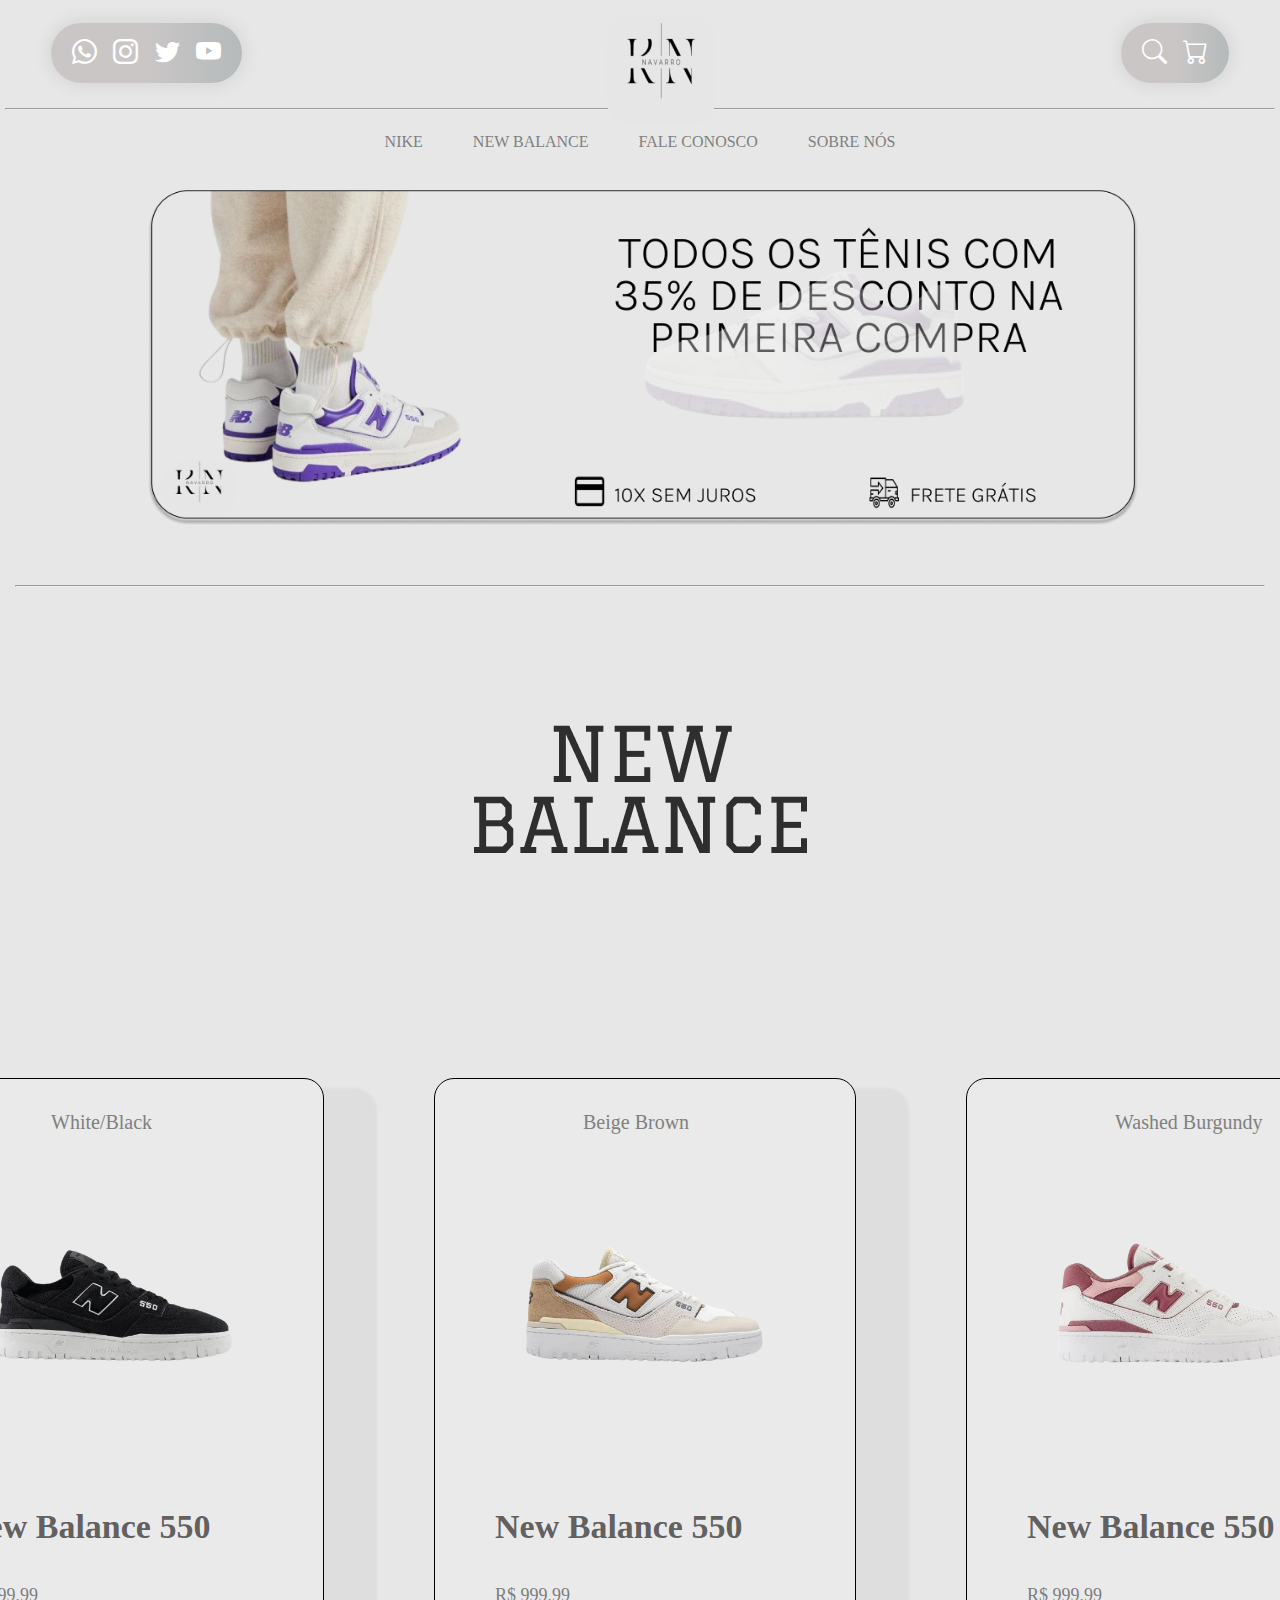
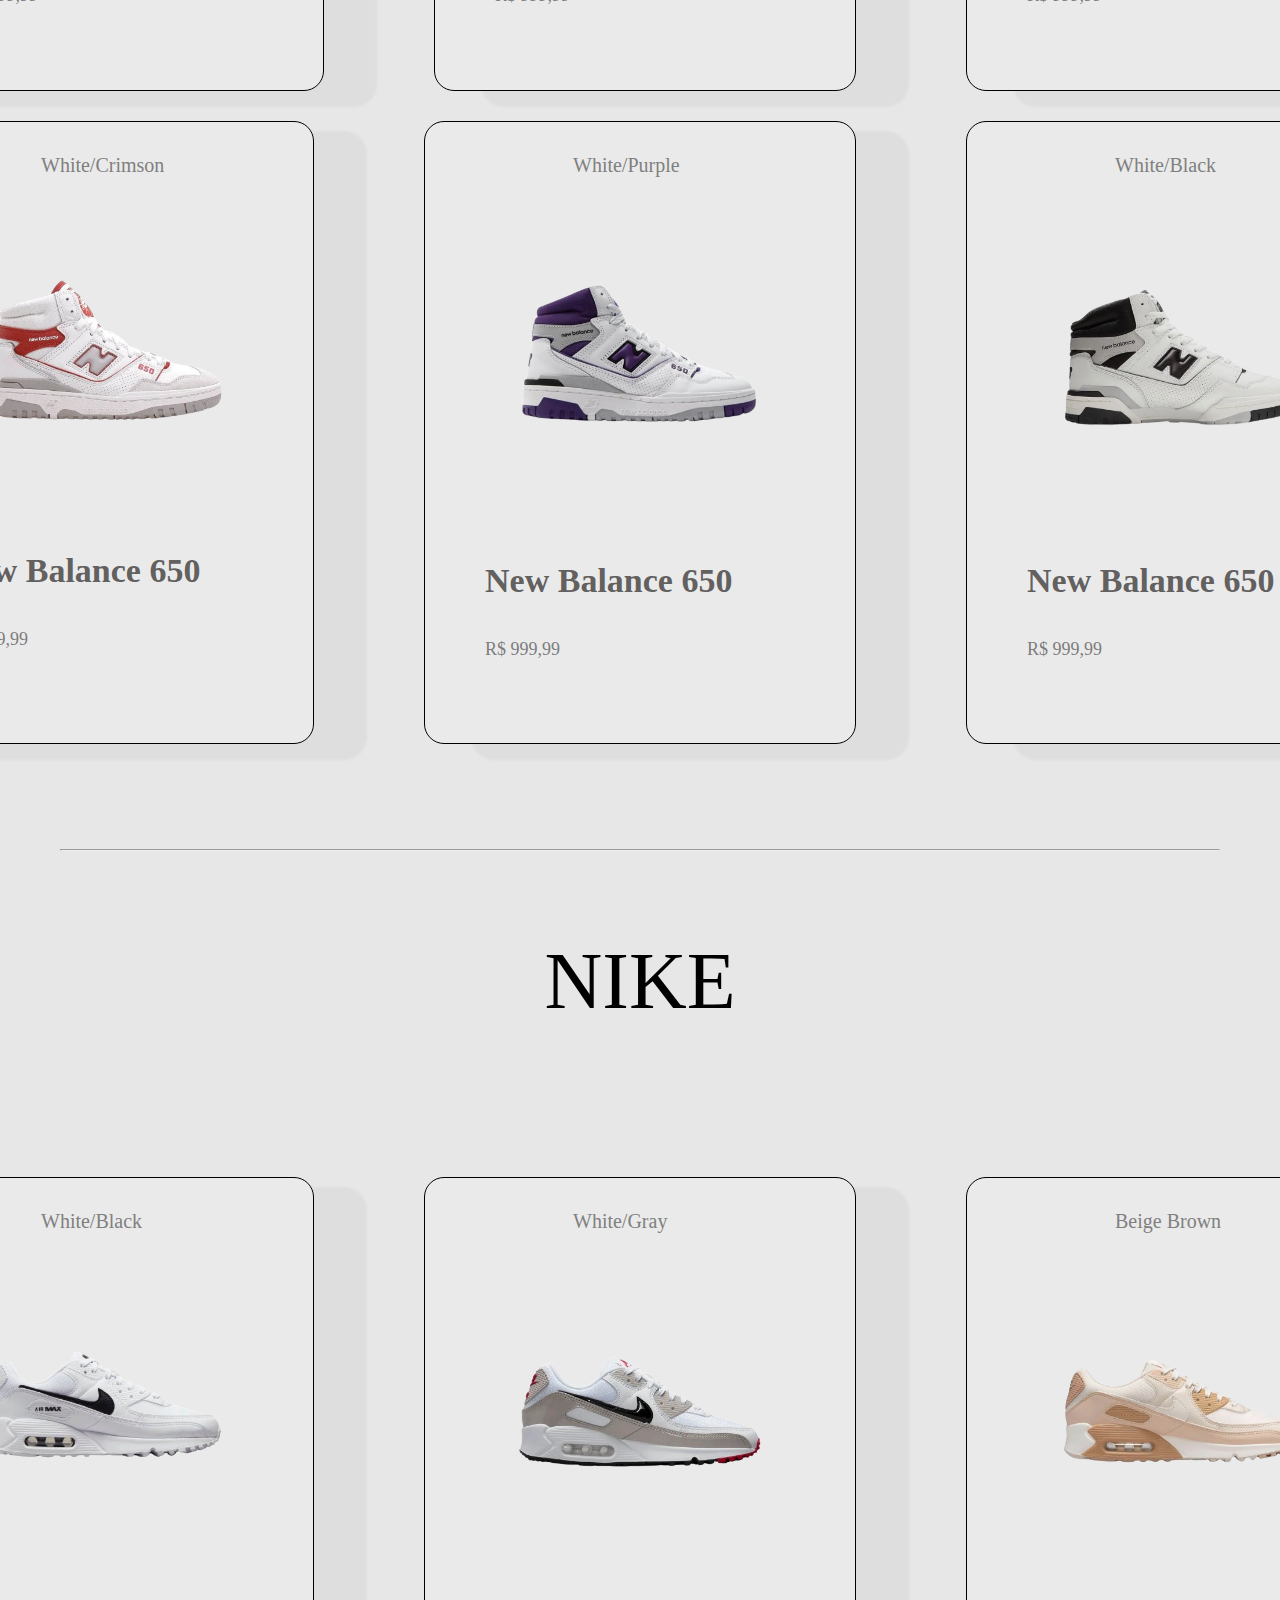
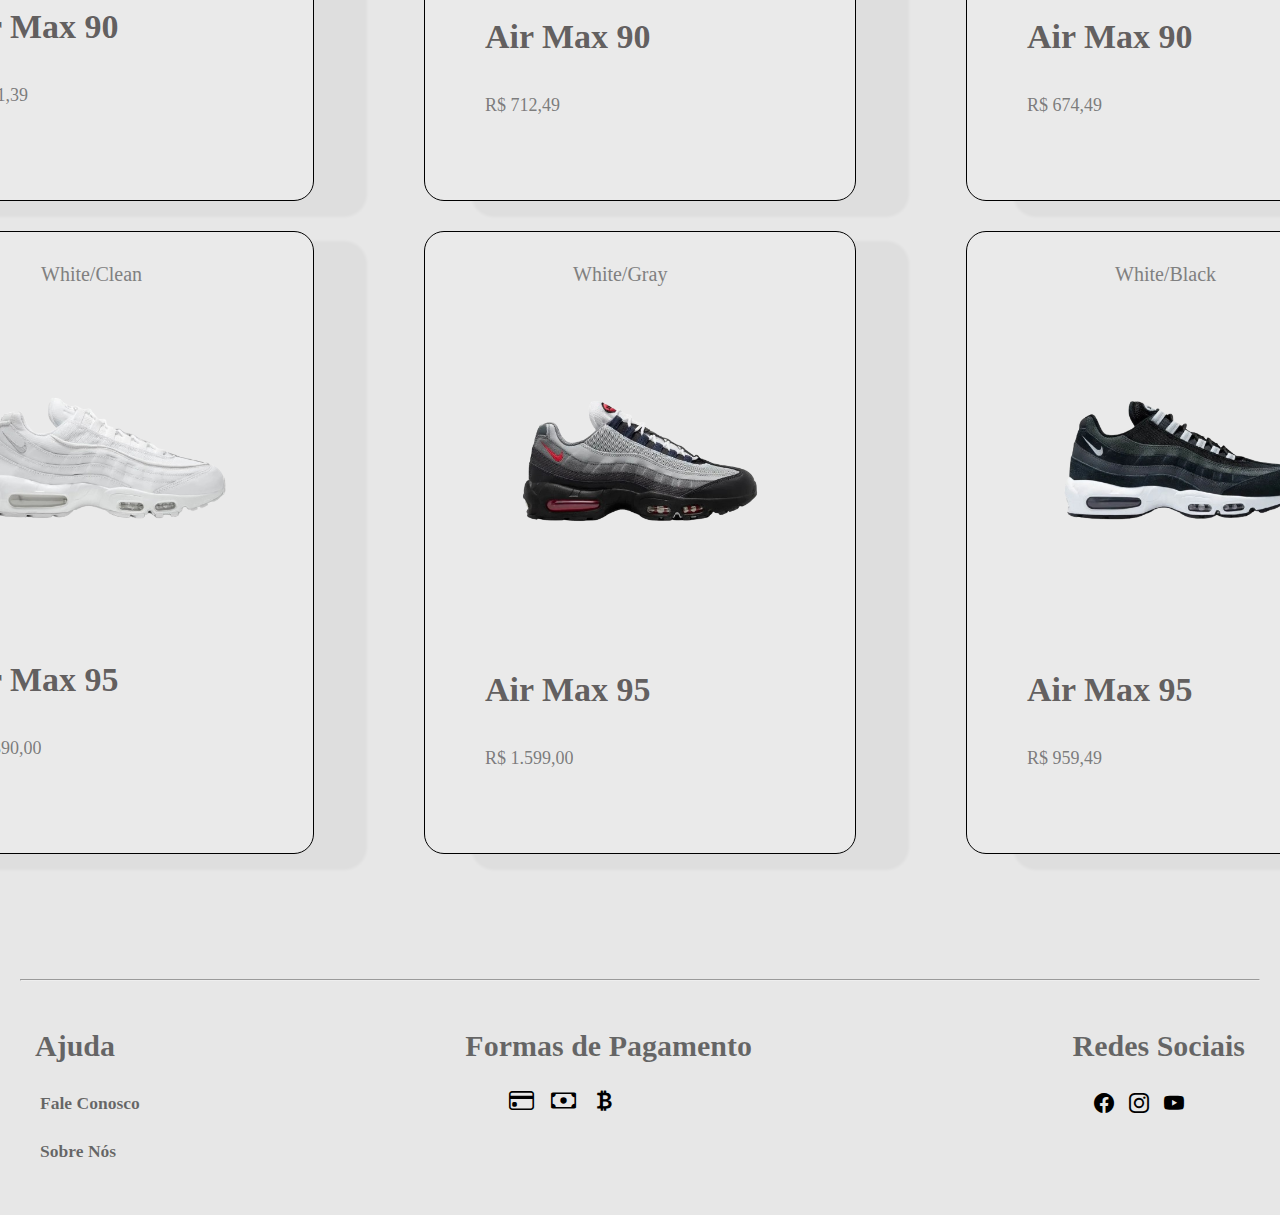
<file: index.html>
<!DOCTYPE html>
<html lang="pt-br">
  <head>
    <meta charset="UTF-8" />
    <meta name="viewport" content="width=device-width, initial-scale=1.0" />
    <title>RN - Calçados</title>

    <link rel="stylesheet" type="text/css" href="./styles/styles.css" />
    <link
      href="https://cdn.jsdelivr.net/npm/bootstrap-icons@1.7.2/font/bootstrap-icons.css"
      rel="stylesheet"
    />
    <!-- importação da fonte do GOOGLE FONTS -->
    <link rel="preconnect" href="https://fonts.googleapis.com" />
    <link rel="preconnect" href="https://fonts.gstatic.com" crossorigin />
    <link
      href="https://fonts.googleapis.com/css2?family=Kantumruy+Pro:ital,wght@0,100..700;1,100..700&display=swap"
      rel="stylesheet"
    />
    <!-- importação da fonte do GOOGLE FONTS -->
  </head>
  <body>
    <!-- Icones do lado esquerdo superior da página -->
    <header class="header-initial" id="header-top">
      <div class="header-top-icons">
        <i class="bi bi-whatsapp"></i>
        <i class="bi bi-instagram"></i>
        <i class="bi bi-twitter"></i>
        <i class="bi bi-youtube"></i>
      </div>
      <!-- Banner da logo no centro superior da página -->
      <div class="header-logo">
        <img
          src="images/Rectangle 5.png"
          width="120"
          height="120"
          alt="Logo RN Calçados"
        />
      </div>
      <!-- Icones do lado direito superior da página -->
      <div class="header-top-icons">
        <a href="index.html" class="bi bi-search" aria-label="Pesquisar"></a>
        <a
          href="carrinho.html"
          class="bi bi-cart"
          aria-label="Carrinho de Compras"
        ></a>
      </div>
    </header>
    <hr class="header" />

    <main>
      <!-- Navegação da página -->
      <nav class="Navbar">
        <ul>
          <li><a href="produtos.html">NIKE</a></li>
          <li><a href="produtos.html">NEW BALANCE</a></li>
          <li><a href="contatenos.html">FALE CONOSCO</a></li>
          <li><a href="sobrenos.html">SOBRE NÓS</a></li>
        </ul>
      </nav>

      <!-- Banner de promoção -->
      <section id="header-banner" class="container">
        <img src="images/Group 2 (1).png" alt="Banner-de-promoção" />
      </section>
      <!-- Imagem da fonte new balance -->
      <section class="new-balance">
        <hr class="header-banner-newbalance" />
        <img src="images/Group 3.png" alt="new-balance" />
      </section>

      <section class="main-products">
        <!-- Container dos produtos -->
        <div class="container">
          <div class="product-container">
            <!-- Produto 1 -->
            <div class="product-card">
              <div>
                <!-- Nome do produto junto com a imagem -->
                <h2 class="product-card-reference" title="Tênis White/Black">
                  White/Black
                </h2>
                <a href="produto.html"
                  ><img
                    src="images/black.png"
                    alt="Tênis New Balance 550 White/Black"
                /></a>
              </div>
              <div>
                <!-- Nomes e preços dos produtos -->
                <h3 class="product-card-price">New Balance 550</h3>
                <h4 class="product-card-installrent">R$ 999,99</h4>
              </div>
            </div>
            <!-- Produto 2 -->
            <div class="product-card">
              <div>
                <h2 class="product-card-reference" title="Tênis Beige Brown">
                  Beige Brown
                </h2>
                <a href="produto.html"><img src="images/Bege-marrom.png" /></a>
              </div>
              <div>
                <h3 class="product-card-price">New Balance 550</h3>
                <h4 class="product-card-installrent">R$ 999,99</h4>
              </div>
            </div>
            <!-- Produto 3 -->
            <div class="product-card">
              <div>
                <h2
                  class="product-card-reference"
                  title="Tênis Washed Burgundy"
                >
                  Washed Burgundy
                </h2>
                <a href="produto.html"><img src="images/Bege-Bordô.png" /></a>
              </div>
              <div>
                <h3 class="product-card-price">New Balance 550</h3>
                <h4 class="product-card-installrent">R$ 999,99</h4>
              </div>
            </div>
          </div>
        </div>
      </section>

      <section class="main-products">
        <div class="container">
          <div class="product-container">
            <div class="product-card">
              <div>
                <h2 class="product-card-reference" title="Tênis">
                  White/Crimson
                </h2>
                <a href="produto.html"
                  ><img src="images/branco-vermelho650.png"
                /></a>
              </div>
              <div>
                <h3 class="product-card-price">New Balance 650</h3>
                <h4 class="product-card-installrent">R$ 999,99</h4>
              </div>
            </div>
            <div class="product-card">
              <div>
                <h2 class="product-card-reference" title="Tênis">
                  White/Purple
                </h2>
                <div>
                  <a href="produto.html"><img src="images/roxo650.png" /></a>
                </div>
              </div>
              <div>
                <h3 class="product-card-price">New Balance 650</h3>
                <h4 class="product-card-installrent">R$ 999,99</h4>
              </div>
            </div>
            <div class="product-card">
              <div>
                <h2 class="product-card-reference" title="Tênis">
                  White/Black
                </h2>
                <div>
                  <a href="produto.html"><img src="images/preto650.png" /></a>
                </div>
              </div>
              <div>
                <h3 class="product-card-price">New Balance 650</h3>
                <h4 class="product-card-installrent">R$ 999,99</h4>
              </div>
            </div>
          </div>
        </div>
      </section>

      <footer class="nike">
        <hr class="header-center" />
        <p>NIKE</p>
      </footer>

      <section class="main-products">
        <div class="container">
          <div class="product-container">
            <div class="product-card">
              <div>
                <h2 class="product-card-reference" title="Tênis">
                  White/Black
                </h2>
                <a href="produto.html"
                  ><img src="images/airmax-branco.png"
                /></a>
              </div>
              <div>
                <h3 class="product-card-price">Air Max 90</h3>
                <h4 class="product-card-installrent">R$ 581,39</h4>
              </div>
            </div>
            <div class="product-card">
              <div>
                <h2 class="product-card-reference" title="Tênis">White/Gray</h2>
                <div>
                  <a href="produto.html"
                    ><img src="images/airmax90-branco-cinza.png"
                  /></a>
                </div>
              </div>
              <div>
                <h3 class="product-card-price">Air Max 90</h3>
                <h4 class="product-card-installrent">R$ 712,49</h4>
              </div>
            </div>
            <div class="product-card">
              <div>
                <h2 class="product-card-reference" title="Tênis">
                  Beige Brown
                </h2>
                <div>
                  <a href="produto.html"
                    ><img src="images/airmax90-bege.png"
                  /></a>
                </div>
              </div>
              <div>
                <h3 class="product-card-price">Air Max 90</h3>
                <h4 class="product-card-installrent">R$ 674,49</h4>
              </div>
            </div>
          </div>
        </div>
      </section>
      <section class="main-products">
        <div class="container">
          <div class="product-container">
            <div class="product-card">
              <div>
                <h2 class="product-card-reference" title="Tênis">
                  White/Clean
                </h2>
                <a href="produto.html"
                  ><img src="images/airmax95-branco.png"
                /></a>
              </div>
              <div>
                <h3 class="product-card-price">Air Max 95</h3>
                <h4 class="product-card-installrent">R$ 1.390,00</h4>
              </div>
            </div>
            <div class="product-card">
              <div>
                <h2 class="product-card-reference" title="Tênis">White/Gray</h2>

                <div>
                  <a href="produto.html"
                    ><img src="images/airmax95-cinza.png"
                  /></a>
                </div>
              </div>
              <div>
                <h3 class="product-card-price">Air Max 95</h3>
                <h4 class="product-card-installrent">R$ 1.599,00</h4>
              </div>
            </div>
            <div class="product-card">
              <div>
                <h2 class="product-card-reference" title="Tênis">
                  White/Black
                </h2>

                <div>
                  <a href="produto.html"
                    ><img src="images/airmax95-preto.png"
                  /></a>
                </div>
              </div>
              <div>
                <h3 class="product-card-price">Air Max 95</h3>
                <h4 class="product-card-installrent">R$ 959,49</h4>
              </div>
            </div>
          </div>
        </div>

        <footer>
          <hr class="header-end" />
          <div class="baseboard">
            <!-- Informações de ajuda da página -->
            <div class="info-help">
              <h1>Ajuda</h1>
              <h3><a href="contatenos.html">Fale Conosco</a></h3>
              <h3><a href="sobrenos.html">Sobre Nós</a></h3>
            </div>
            <!-- Título de pagamento da página -->
            <div class="title-pagamento">
              <!-- Informações de pagamento; icons de pagamento -->
              <h1>Formas de Pagamento</h1>
              <div class="icons-pagamento">
                <i class="bi bi-credit-card" aria-label="Cartão de Crédito"></i>
                <i class="bi bi-cash" aria-label="Dinheiro"></i>
                <i class="bi bi-currency-bitcoin" aria-label="Bitcoin"></i>
              </div>
            </div>
            <!--Título das redes sociais -->
            <div class="title-redes-sociais">
              <!-- Infos das redes sociais; icons das redes sociais -->
              <h1>Redes Sociais</h1>
              <div class="icons-redes-sociais">
                <i class="bi bi-facebook"></i>
                <i class="bi bi-instagram"></i>
                <i class="bi bi-youtube"></i>
              </div>
            </div>
          </div>
        </footer>
      </section>
    </main>
  </body>
</html>
</file>
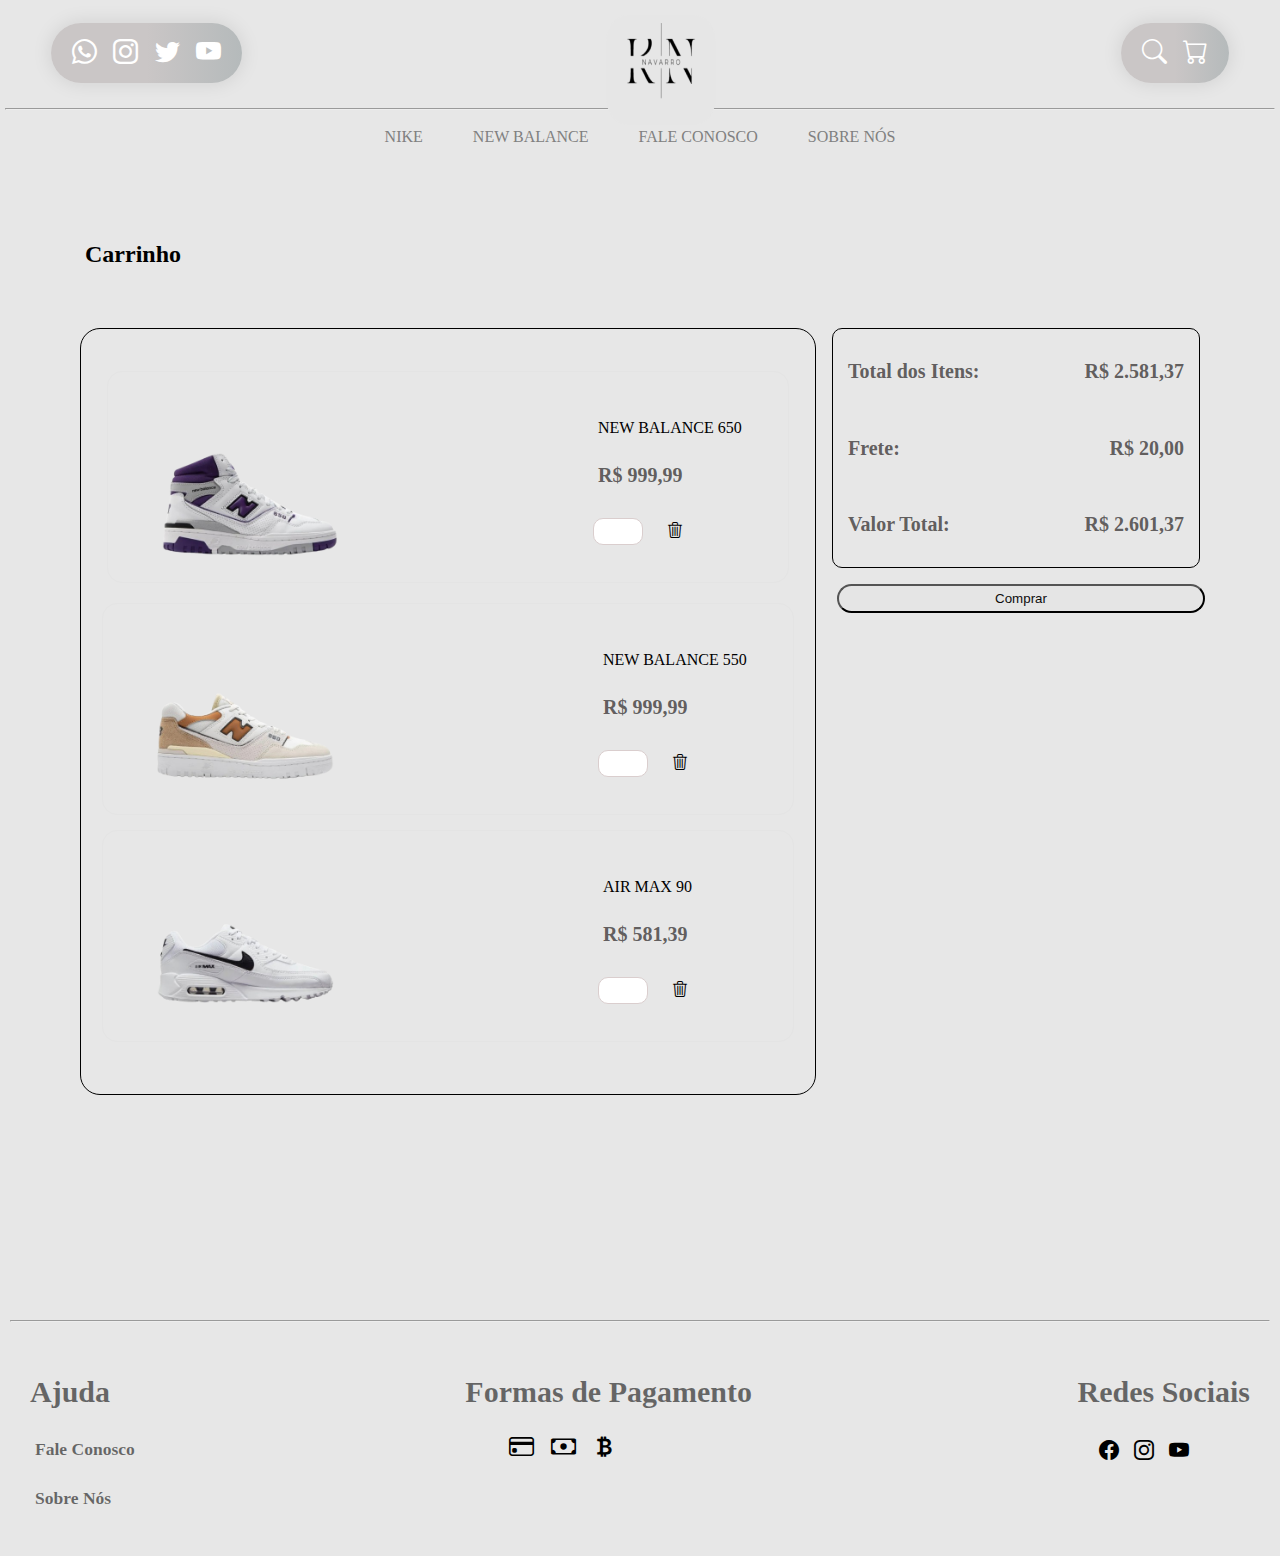
<file: carrinho.html>
<!DOCTYPE html>
<html lang="pt-br">
<head>
    <meta charset="UTF-8">
    <meta name="viewport" content="width=device-width, initial-scale=1.0">
    <title>RN - Calçados</title>
    <link rel="stylesheet" type="text/css" href="./styles/styles.css" />
    <link href="https://cdn.jsdelivr.net/npm/bootstrap-icons@1.7.2/font/bootstrap-icons.css" rel="stylesheet">
    <link rel="preconnect" href="https://fonts.googleapis.com">
    <link rel="preconnect" href="https://fonts.gstatic.com" crossorigin>
    <link href="https://fonts.googleapis.com/css2?family=Kantumruy+Pro:ital,wght@0,100..700;1,100..700&display=swap" rel="stylesheet">
</head>
<body>
    <!-- Icones do lado esquerdo superior da página -->
    <header class="header-initial" id="header-top">
        <div class="header-top-icons">
            <i class="bi bi-whatsapp"></i>
            <i class="bi bi-instagram"></i>
            <i class="bi bi-twitter"></i>
            <i class="bi bi-youtube"></i>
        </div>
        <!-- Banner da logo no centro superior da página -->
        <div class="header-logo">
            <img src="images/Rectangle 5.png" width="120" height = "120" alt="Logo">
        </div>
        <!-- Icones do lado direito superior da página -->
        <div class="header-top-icons">
            <a href= index.html class ="bi bi-search"></a>
            <a href="carrinho.html" class="bi bi-cart"></a>
        </div>
    </header>
    <hr class="header" />
      <!-- Navegação da página -->
      <nav class="Navbar">
        <ul>
          <li><a href="produtos.html">NIKE</a></li>
          <li><a href="produtos.html">NEW BALANCE</a></li>
          <li><a href="contatenos.html">FALE CONOSCO</a></li>
          <li><a href="sobrenos.html">SOBRE NÓS</a></li>
        </ul>
      </nav>

        <main id="carrinho">
            <div class="container">
                <div class="product-title">
                    <h2>Carrinho</h2>
                </div>
        
                <div class="carrinho-grid">
                    <section class="grid-1">
                        <ul>
                            <li>
                                <div class="cart-item">
                                    <div class="cart-item-img">
                                        <div class="cart-img-container">
                                            <img src="./images/roxo650.png" alt="">
                                        </div>
                                        
                                    </div>
                                    <div class="cart-item-info">
                                        <p>NEW BALANCE 650</p>
                                        <h2>R$ 999,99</h2>
                                        <input type="number" name="" id="">
                                        <i class="bi bi-trash3"></i>
                                    </div>
                                </div>
                            </li>
                           <div class="cart-item">
                              <div class="cart-item-img">
                                  <div class="cart-img-container">
                                      <img src="./images/Bege-marrom.png" alt="">
                                  </div>
                                  
        
                              </div>
                              <div class="cart-item-info">
                                  <p>NEW BALANCE 550</p>
                                  <h2>R$ 999,99</h2>
                                  <input type="number" name="" id="">
                                  <i class="bi bi-trash3"></i>
        
                              </div>
                          </div>
                      </li>
                      <div class="cart-item">
                        <div class="cart-item-img">
                            <div class="cart-img-container">
                                <img src="./images/airmax-branco.png" alt="">
                            </div>
                            
        
                        </div>
                        <div class="cart-item-info">
                            <p>AIR MAX 90</p>
                            <h2>R$ 581,39</h2>
                            <input type="number" name="" id="">
                            <i class="bi bi-trash3"></i>
        
                        </div>
                    </div>
                </li>
                        </ul>
                    </section>
        
                    <section class="grid-2">
        
                        <div class="total-container">
                          <div class="total-info">
                            <h2>Total dos Itens:</h2>
                            <h2>R$ 2.581,37</h2>
                          </div> 
                          <div class="total-info">
                            <h2>Frete:</h2>
                            <h2>R$ 20,00</h2>
                          </div> 
                          <div class="total-info">
                            <h2>Valor Total:</h2>
                            <h2>R$ 2.601,37</h2>
                          </div> 
                        </div>
        
                        <a href="checkout.html">
                        <button class="product-card-btn">Comprar</button>
                        </a>
                    </section>
        
        
                </div>
            </div>
            </main>
          <!-- Rodapé da página -->
    <section>
        <hr class="header-end" />
        <footer>
            <div class="baseboard">
                <!-- Informações de ajuda da página -->
                <div class="info-help">
                    <h1>Ajuda</h1>
                    <h3><a href="contatenos.html">Fale Conosco</a></h3>
                    <h3><a href="sobrenos.html">Sobre Nós</a></h3>
                </div>
            <!-- Título de pagamento da página -->
            <div class="title-pagamento">
              <!-- Informações de pagamento; icons de pagamento -->
              <h1>Formas de Pagamento</h1>
              <div class="icons-pagamento">
                <i class="bi bi-credit-card"></i>
                <i class="bi bi-cash"></i>
                <i class="bi bi-currency-bitcoin"></i>
              </div>
            </div>
            <!--Título das redes sociais -->
            <div class="title-redes-sociais">
              <!-- Infos das redes sociais; icons das redes sociais -->
              <h1>Redes Sociais</h1>
              <div class="icons-redes-sociais">
                <i class="bi bi-facebook"></i>
                <i class="bi bi-instagram"></i>
                <i class="bi bi-youtube"></i>
              </div>
            </div>
          </div>
        </footer>
    </section>
</file>
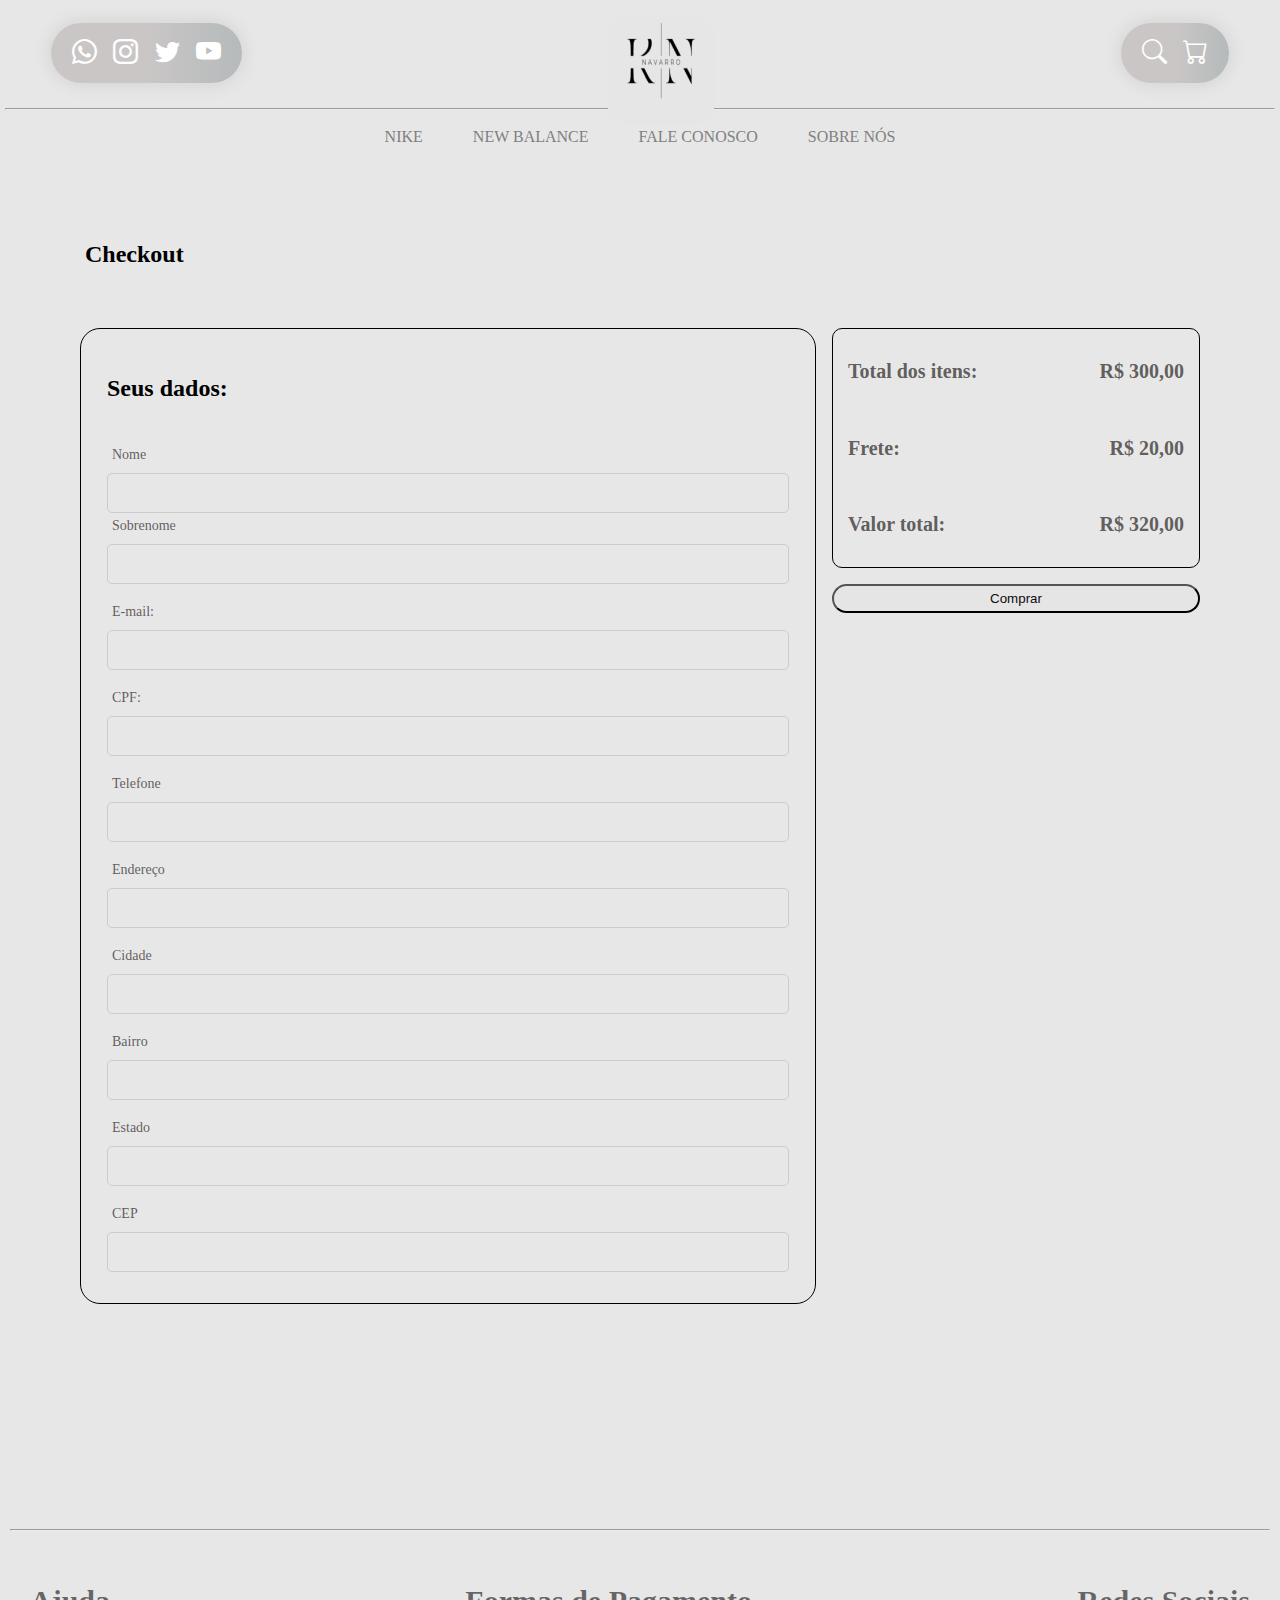
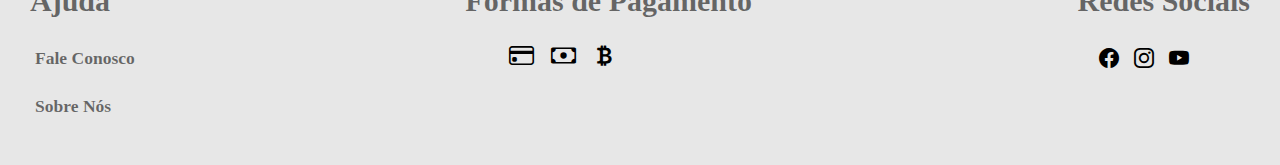
<file: checkout.html>
<!DOCTYPE html>
<html lang="pt-br">

<head>
    <meta charset="UTF-8">
    <meta name="viewport" content="width=device-width, initial-scale=1.0">
    <title>RN - Calçados</title>
    
    <link rel="stylesheet" type="text/css" href="./styles/styles.css" />
    <link href="https://cdn.jsdelivr.net/npm/bootstrap-icons@1.7.2/font/bootstrap-icons.css" rel="stylesheet">
    <link rel="preconnect" href="https://fonts.googleapis.com">
    <link rel="preconnect" href="https://fonts.gstatic.com" crossorigin>
    <link href="https://fonts.googleapis.com/css2?family=Kantumruy+Pro:ital,wght@0,100..700;1,100..700&display=swap" rel="stylesheet">
</head>
<body>
    <!-- Icones do lado esquerdo superior da página -->
    <header class="header-initial" id="header-top">
        <div class="header-top-icons">
            <i class="bi bi-whatsapp"></i>
            <i class="bi bi-instagram"></i>
            <i class="bi bi-twitter"></i>
            <i class="bi bi-youtube"></i>
        </div>
        <!-- Banner da logo no centro superior da página -->
        <div class="header-logo">
            <img src="images/Rectangle 5.png" width="120" height = "120" alt="Logo">
        </div>
        <!-- Icones do lado direito superior da página -->
        <div class="header-top-icons">
            <a href= index.html class ="bi bi-search"></a>
            <a href="carrinho.html" class="bi bi-cart"></a>
        </div>
    </header>
    <hr class="header" />
      <!-- Navegação da página -->
      <nav class="Navbar">
        <ul>
          <li><a href="produtos.html">NIKE</a></li>
          <li><a href="produtos.html">NEW BALANCE</a></li>
          <li><a href="contatenos.html">FALE CONOSCO</a></li>
          <li><a href="sobrenos.html">SOBRE NÓS</a></li>
        </ul>
      </nav>

    <main id="checkout">
        <div class="container">
            <div class="product-title">
                <h2>Checkout</h2>      
            </div>
                <div class="checkout-grid">
                    <section class="grid-1">
                        <form action="">
                            <h2>Seus dados:</h2>
                            <div class="campo_formulario">
                                <label for="name">Nome</label>
                                <input type="text" name="name" id="nome">
                                <label for="sobrenome">Sobrenome</label>
                                <input type="text" name="sobrenome" id="sobrenome">
                            </div>
                            <div class="campo_formulario">
                                <label for="e-mail">E-mail:</label>
                                <input type="e-mail" name="e-mail" id="nome">
                            </div>
                            <div class="campo_formulario">
                                <label for="CPF">CPF:</label>
                                <input type="text" name="name" id="nome">
                            </div>
                            <div class="campo_formulario">
                                <label for="name">Telefone</label>
                                <input type="text" name="name" id="nome">
                            </div>
                            <div class="campo_formulario">
                                <label for="name">Endereço</label>
                                <input type="text" name="name" id="nome">
                            </div>
                            <div class="campo_formulario">
                                <label for="name">Cidade</label>
                                <input type="text" name="name" id="nome">
                            </div>
                            <div class="campo_formulario">
                                <label for="name">Bairro</label>
                                <input type="text" name="name" id="nome">
                            </div>
                            <div class="campo_formulario">
                                <label for="name">Estado</label>
                                <input type="text" name="name" id="nome">
                            </div>
                            <div class="campo_formulario">
                                <label for="name">CEP</label>
                                <input type="text" name="name" id="nome">
                            </div>

                        </form>
                    
                    </section>
                    <section class="grid-2">
                        <div class="total-container">
                            <div class="total-info">
                                <h2>Total dos itens:</h2>
                                <h2>R$ 300,00</h2>
                            </div>
                            <div class="total-info">
                                <h2>Frete:</h2>
                                <h2>R$ 20,00</h2>
                            </div>
                            <div class="total-info">
                                <h2>Valor total:</h2>
                                <h2>R$ 320,00</h2>
                            </div>
                        </div>
                        <button class="product-card-btn-2">Comprar</button>
                    </section>
                </div>
            </div>
        </div>
        </main>



          <!-- Rodapé da página -->
    <section>
        <hr class="header-end" />
        <footer>
            <div class="baseboard">
                <!-- Informações de ajuda da página -->
                <div class="info-help">
                    <h1>Ajuda</h1>
                    <h3><a href="contatenos.html">Fale Conosco</a></h3>
                    <h3><a href="sobrenos.html">Sobre Nós</a></h3>
                </div>
            <!-- Título de pagamento da página -->
            <div class="title-pagamento">
              <!-- Informações de pagamento; icons de pagamento -->
              <h1>Formas de Pagamento</h1>
              <div class="icons-pagamento">
                <i class="bi bi-credit-card"></i>
                <i class="bi bi-cash"></i>
                <i class="bi bi-currency-bitcoin"></i>
              </div>
            </div>
            <!--Título das redes sociais -->
            <div class="title-redes-sociais">
              <!-- Infos das redes sociais; icons das redes sociais -->
              <h1>Redes Sociais</h1>
              <div class="icons-redes-sociais">
                <i class="bi bi-facebook"></i>
                <i class="bi bi-instagram"></i>
                <i class="bi bi-youtube"></i>
              </div>
            </div>
          </div>
        </footer>
      </section>
</file>
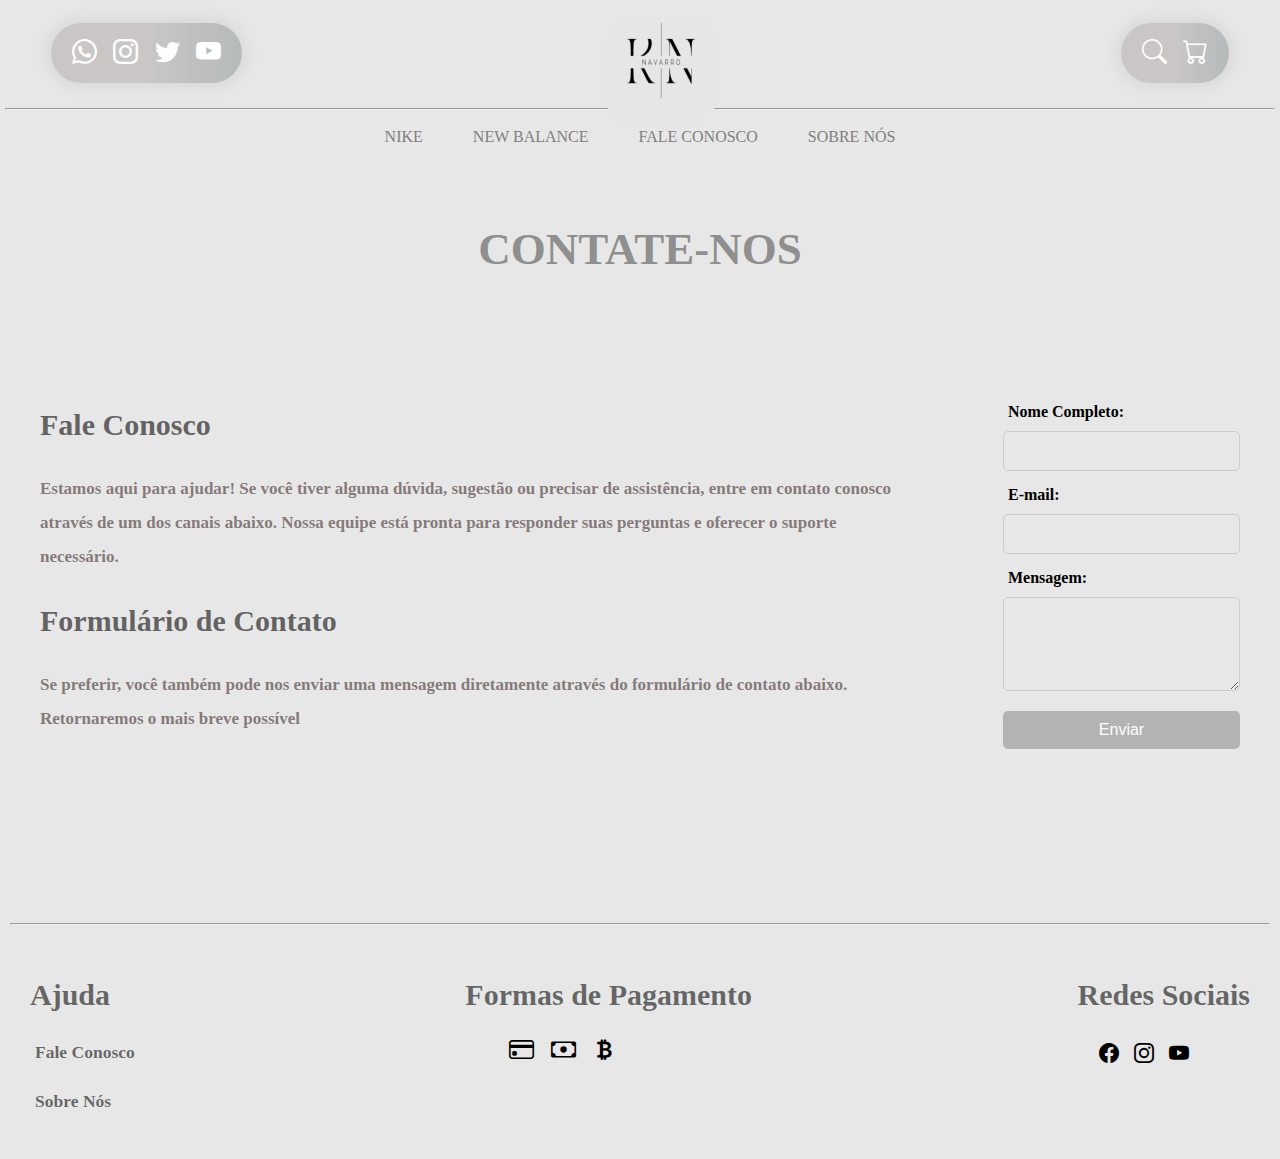
<file: contatenos.html>
<!DOCTYPE html>
<html lang="pt-br">
  <head>
    <meta charset="UTF-8" />
    <meta name="viewport" content="width=device-width, initial-scale=1.0" />
    <title>RN - Calçados</title>

    <link rel="stylesheet" type="text/css" href="./styles/styles.css" />
    <link
      href="https://cdn.jsdelivr.net/npm/bootstrap-icons@1.7.2/font/bootstrap-icons.css"
      rel="stylesheet"
    />
    <link rel="preconnect" href="https://fonts.googleapis.com" />
    <link rel="preconnect" href="https://fonts.gstatic.com" crossorigin />
    <link
      href="https://fonts.googleapis.com/css2?family=Kantumruy+Pro:ital,wght@0,100..700;1,100..700&display=swap"
      rel="stylesheet"
    />
  </head>
  <body>
    <!-- Icones do lado esquerdo superior da página -->
    <header class="header-initial" id="header-top">
      <div class="header-top-icons">
        <i class="bi bi-whatsapp"></i>
        <i class="bi bi-instagram"></i>
        <i class="bi bi-twitter"></i>
        <i class="bi bi-youtube"></i>
      </div>
      <!-- Banner da logo no centro superior da página -->
      <div class="header-logo">
        <img src="images/Rectangle 5.png" width="120" height="120" alt="Logo" />
      </div>
      <!-- Icones do lado direito superior da página -->
      <div class="header-top-icons">
        <a href="index.html" class="bi bi-search"></a>
        <a href="carrinho.html" class="bi bi-cart"></a>
      </div>
    </header>
    <hr class="header" />
      <!-- Navegação da página -->
      <nav class="Navbar">
        <ul>
          <li><a href="produtos.html">NIKE</a></li>
          <li><a href="produtos.html">NEW BALANCE</a></li>
          <li><a href="contatenos.html">FALE CONOSCO</a></li>
          <li><a href="sobrenos.html">SOBRE NÓS</a></li>
        </ul>
      </nav>
    <!-- Base do contato da página -->
    <main id="contact-page">
      <div class="contate-nos">
        <h2>CONTATE-NOS</h2>
      </div>
      <div class="contact-form-container">
        <div class="contact-info">
          <h1>Fale Conosco</h1>
          <h3>
            Estamos aqui para ajudar! Se você tiver alguma dúvida, sugestão ou
            precisar de assistência, entre em contato conosco através de um dos
            canais abaixo. Nossa equipe está pronta para responder suas
            perguntas e oferecer o suporte necessário.
          </h3>
          <h1>Formulário de Contato</h1>
          <h3>
            Se preferir, você também pode nos enviar uma mensagem diretamente
            através do formulário de contato abaixo. Retornaremos o mais breve
            possível
          </h3>
        </div>
        <div class="form-container">
          <form action="submit-form" method="post">
            <label for="name">Nome Completo:</label>
            <input type="text" id="name" name="name" required />

            <label for="email">E-mail:</label>
            <input type="email" id="email" name="email" required />

            <label for="message">Mensagem:</label>
            <textarea id="message" name="message" rows="4" required></textarea>

            <button type="submit">Enviar</button>
          </form>
        </div>
      </div>
    </main>

    <!-- Rodapé da página -->
    <section>
      <hr class="header-end" />
      <footer>
        <div class="baseboard">
          <!-- Informações de ajuda da página -->
          <div class="info-help">
            <h1>Ajuda</h1>
            <h3><a href="contatenos.html">Fale Conosco</a></h3>
            <h3><a href="sobrenos.html">Sobre Nós</a></h3>
          </div>
          <!-- Título de pagamento da página -->
          <div class="title-pagamento">
            <!-- Informações de pagamento; icons de pagamento -->
            <h1>Formas de Pagamento</h1>
            <div class="icons-pagamento">
              <i class="bi bi-credit-card"></i>
              <i class="bi bi-cash"></i>
              <i class="bi bi-currency-bitcoin"></i>
            </div>
          </div>
          <!--Título das redes sociais -->
          <div class="title-redes-sociais">
            <!-- Infos das redes sociais; icons das redes sociais -->
            <h1>Redes Sociais</h1>
            <div class="icons-redes-sociais">
              <i class="bi bi-facebook"></i>
              <i class="bi bi-instagram"></i>
              <i class="bi bi-youtube"></i>
            </div>
          </div>
        </div>
      </footer>
    </section>
  </body>
</html>
</file>
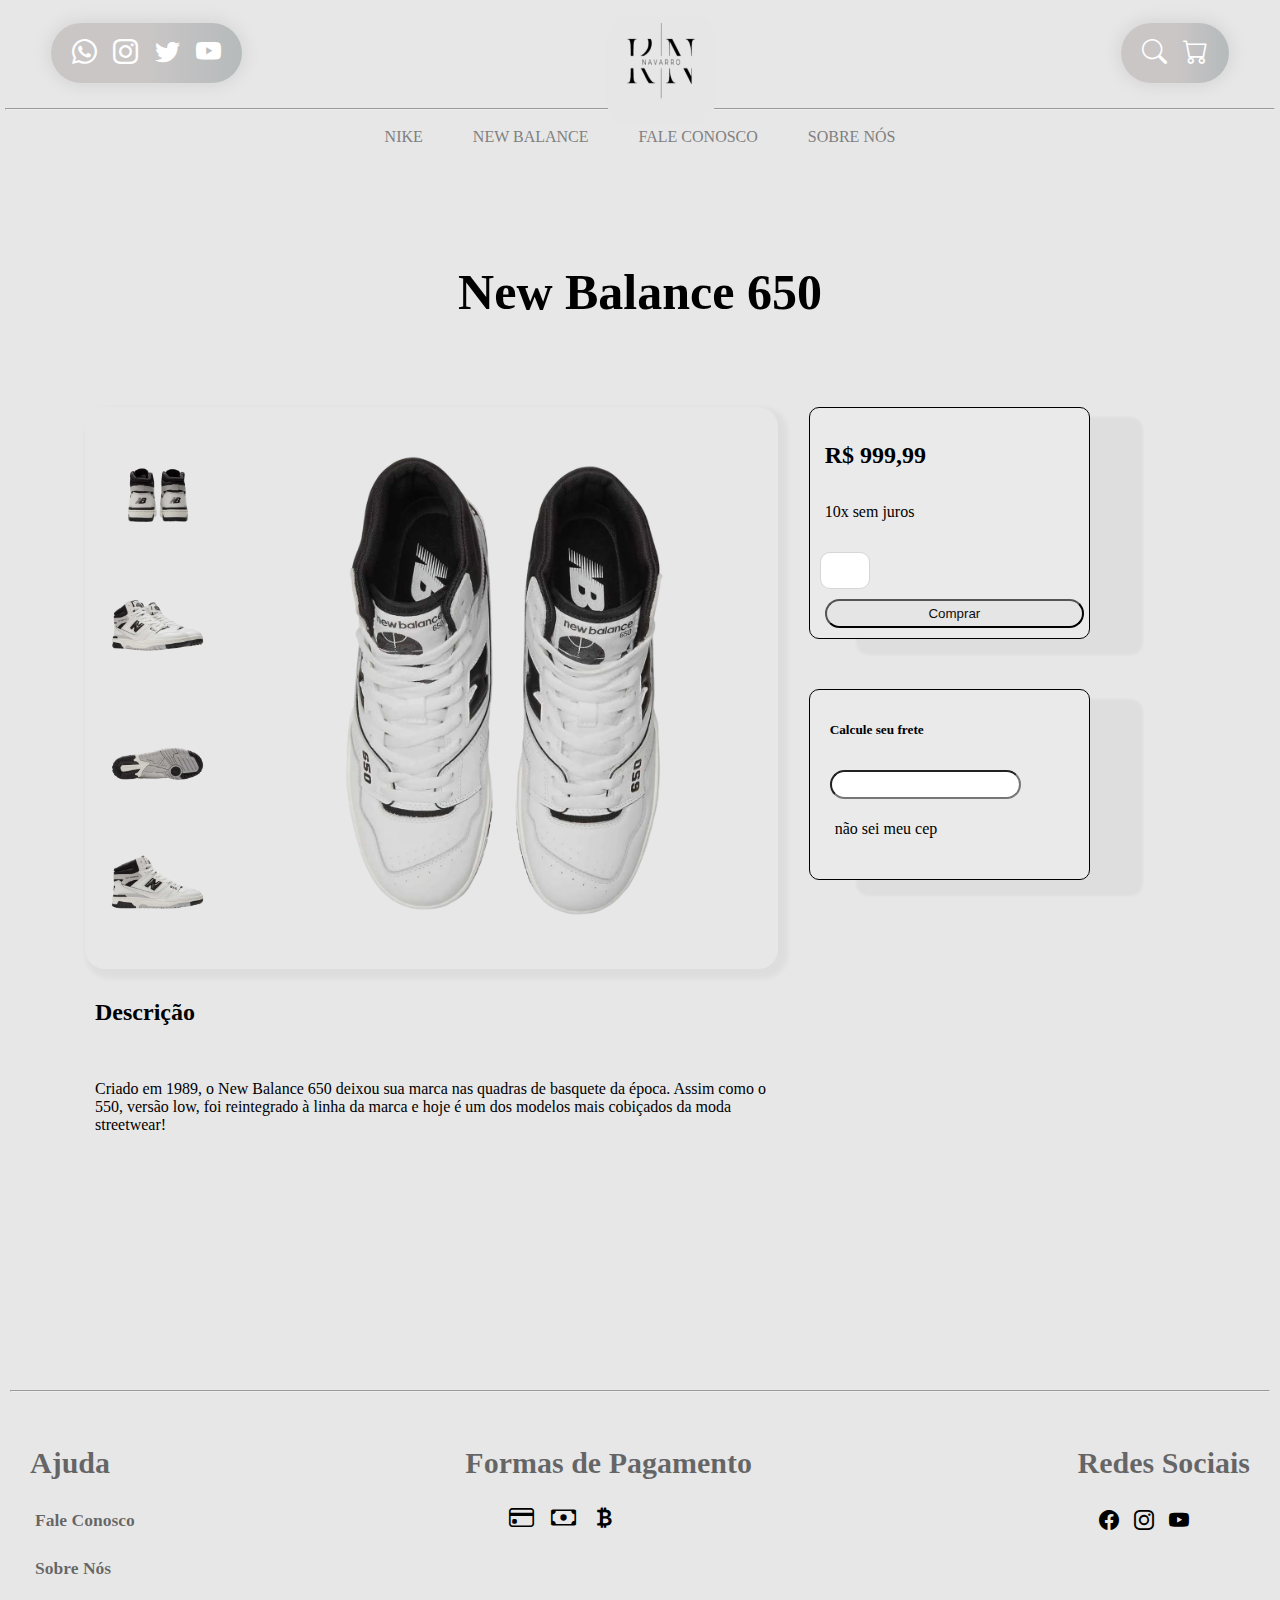
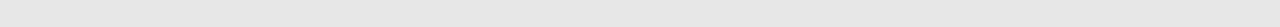
<file: produto.html>
<!DOCTYPE html>
<html lang="pt-br">
  <head>
    <meta charset="UTF-8" />
    <meta name="viewport" content="width=device-width, initial-scale=1.0" />
    <title>RN - Calçados</title>
    <link rel="stylesheet" type="text/css" href="./styles/styles.css" />
    <link
      href="https://cdn.jsdelivr.net/npm/bootstrap-icons@1.7.2/font/bootstrap-icons.css"
      rel="stylesheet"
    />
    <link rel="preconnect" href="https://fonts.googleapis.com" />
    <link rel="preconnect" href="https://fonts.gstatic.com" crossorigin />
    <link
      href="https://fonts.googleapis.com/css2?family=Kantumruy+Pro:ital,wght@0,100..700;1,100..700&display=swap"
      rel="stylesheet"
    />
  </head>
  <body>
    <!-- Icones do lado esquerdo superior da página -->
    <header class="header-initial" id="header-top">
      <div class="header-top-icons">
        <i class="bi bi-whatsapp"></i>
        <i class="bi bi-instagram"></i>
        <i class="bi bi-twitter"></i>
        <i class="bi bi-youtube"></i>
      </div>
      <!-- Banner da logo no centro superior da página -->
      <div class="header-logo">
        <img src="images/Rectangle 5.png" width="120" height="120" alt="Logo" />
      </div>
      <!-- Icones do lado direito superior da página -->
      <div class="header-top-icons">
        <a href="index.html" class="bi bi-search"></a>
        <a href="carrinho.html" class="bi bi-cart"></a>
      </div>
    </header>
    <!-- Linha que ocupa a página inteira na horizontal -->
    <hr class="header" />
      <!-- Navegação da página -->
      <nav class="Navbar">
        <ul>
          <li><a href="produtos.html">NIKE</a></li>
          <li><a href="produtos.html">NEW BALANCE</a></li>
          <li><a href="contatenos.html">FALE CONOSCO</a></li>
          <li><a href="sobrenos.html">SOBRE NÓS</a></li>
        </ul>
      </nav>
    <!-- Página de detalhes do produto -->
    <main id="produto">
      <div class="container">
        <div class="product-title">
          <h2>New Balance 650</h2>
        </div>
        <div class="product-container">
          <section class="col-1">
            <div class="grid-images">
              <div class="carrousel">
                <div class="thumb">
                  <!-- Imagens que ficam na lateral -->
                  <img src="images/new-balance-650-preto-costas.png" />
                </div>
                <div class="thumb">
                  <!-- Imagens que ficam na lateral -->
                  <img src="images/new-balance-650-preto-inclinado.png" />
                </div>
                <div class="thumb">
                  <!-- Imagens que ficam na lateral -->
                  <img src="images/new-balance-650-preto-por baixo.png" />
                </div>
                <div class="thumb">
                  <!-- Imagens que ficam na lateral -->
                  <img src="images/New-balance-650-preto-lado.png" />
                </div>
              </div>
              <div class="main-image-container">
                <!-- Imagem principal -->
                <img
                  src="images/new-balance-650-preto-por cima.png"
                  alt=""
                  class="main-image"/>
              </div>
            </div>
            <div class="product-description">
              <h2>Descrição</h2>
              <p>
                Criado em 1989, o New Balance 650 deixou sua marca nas quadras
                de basquete da época. Assim como o 550, versão low, foi
                reintegrado à linha da marca e hoje é um dos modelos mais
                cobiçados da moda streetwear!
              </p>
            </div>
          </section>
          <section class="col-2">
            <div class="price-container">
              <h3>R$ 999,99</h3>
              <p>10x sem juros</p>
              <input type="number" />
              <a href="carrinho.html">
              <button class="product-card-btn">Comprar</button>
              </a>
            </div>
            <div class="frete-container">
              <h5>Calcule seu frete</h5>
              <div class="frete-grid">
                <input type="text" name="" id="" />
                <p>não sei meu cep</p>
              </div>
            </div>
          </section>
        </div>
      </div>
    </main>

    <!-- Rodapé da página -->
    <section>
      <hr class="header-end" />
      <footer>
        <div class="baseboard">
            <!-- Informações de ajuda da página -->
          <div class="info-help">
            <h1>Ajuda</h1>
            <h3><a href="contatenos.html">Fale Conosco</a></h3>
            <h3><a href="sobrenos.html">Sobre Nós</a></h3>
          </div>
            <!-- Título de pagamento da página -->
          <div class="title-pagamento">
            <!-- Informações de pagamento; icons de pagamento -->
            <h1>Formas de Pagamento</h1>
            <div class="icons-pagamento">
              <i class="bi bi-credit-card"></i>
              <i class="bi bi-cash"></i>
              <i class="bi bi-currency-bitcoin"></i>
            </div>
          </div>
            <!--Título das redes sociais -->
          <div class="title-redes-sociais">
            <!-- Infos das redes sociais; icons das redes sociais -->
            <h1>Redes Sociais</h1>
            <div class="icons-redes-sociais">
              <i class="bi bi-facebook"></i>
              <i class="bi bi-instagram"></i>
              <i class="bi bi-youtube"></i>
            </div>
          </div>
        </div>
      </footer>
    </section>
  </body>
</html>
</file>
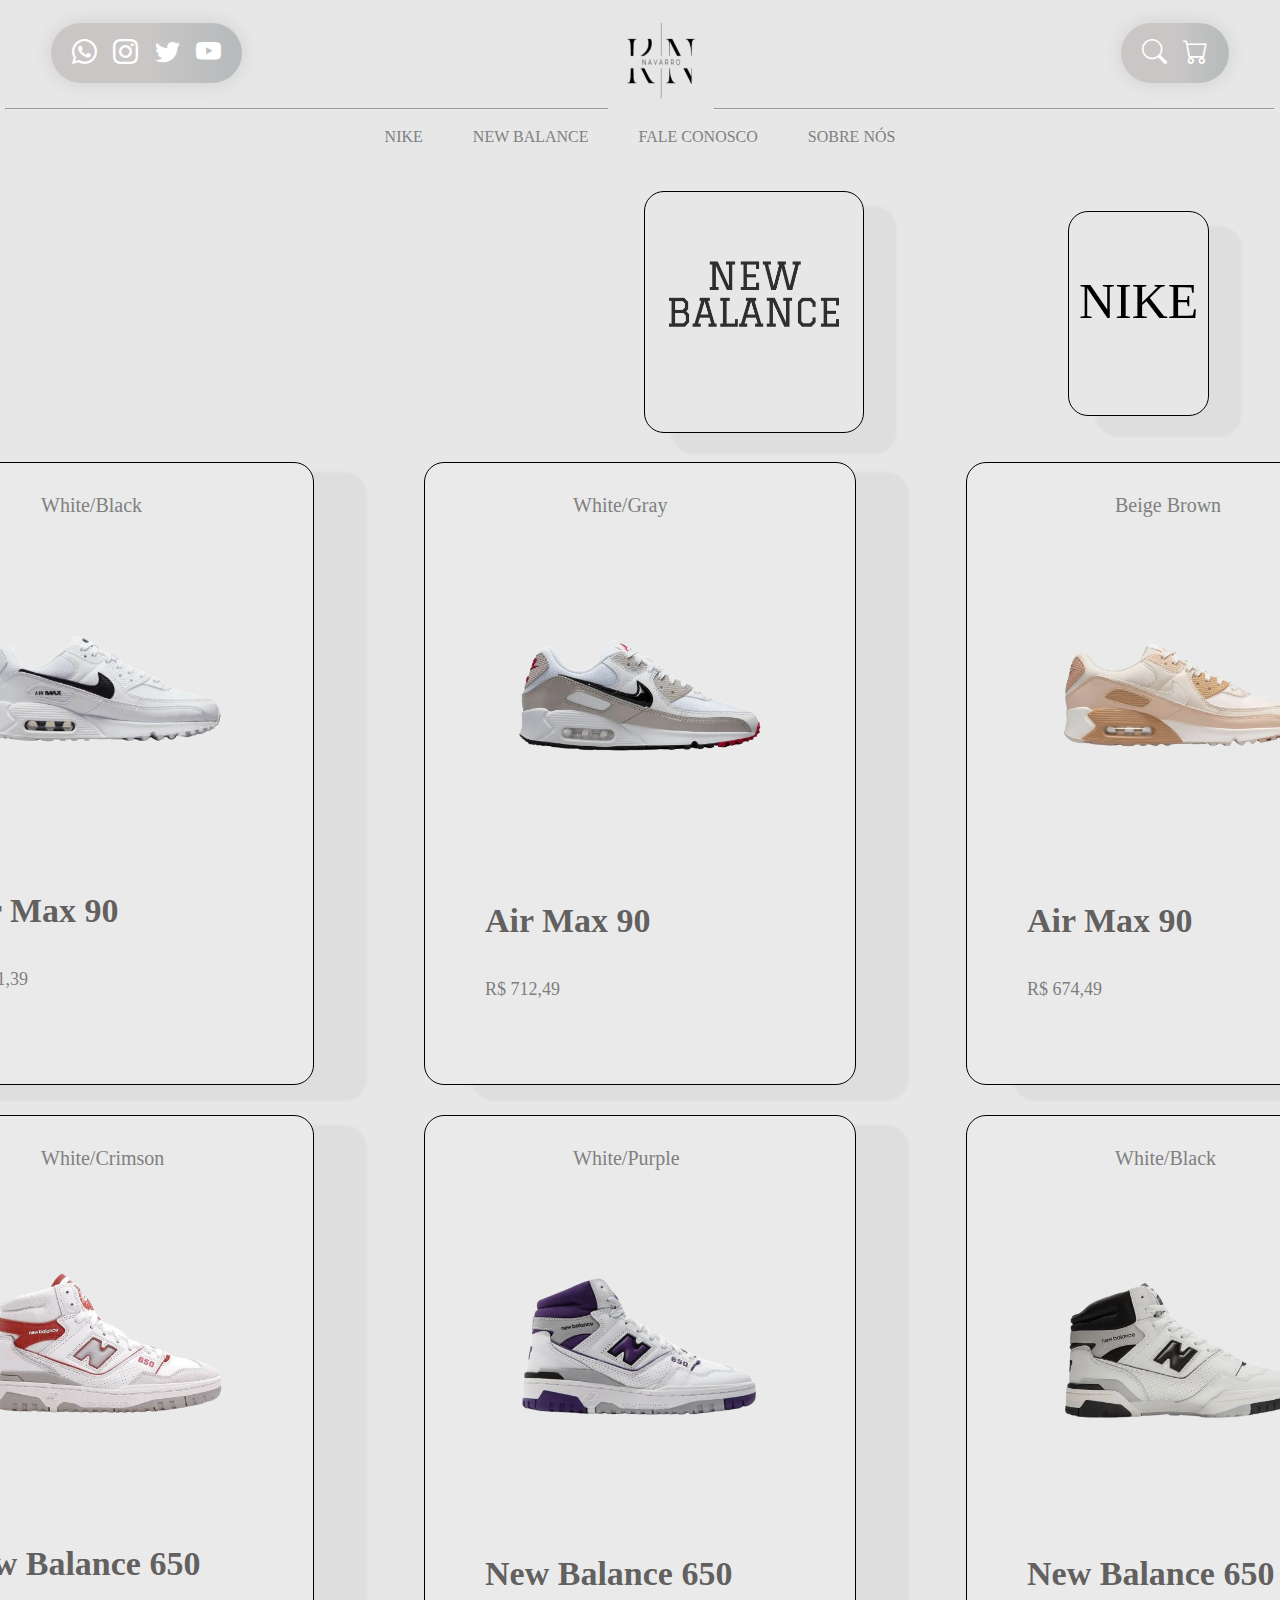
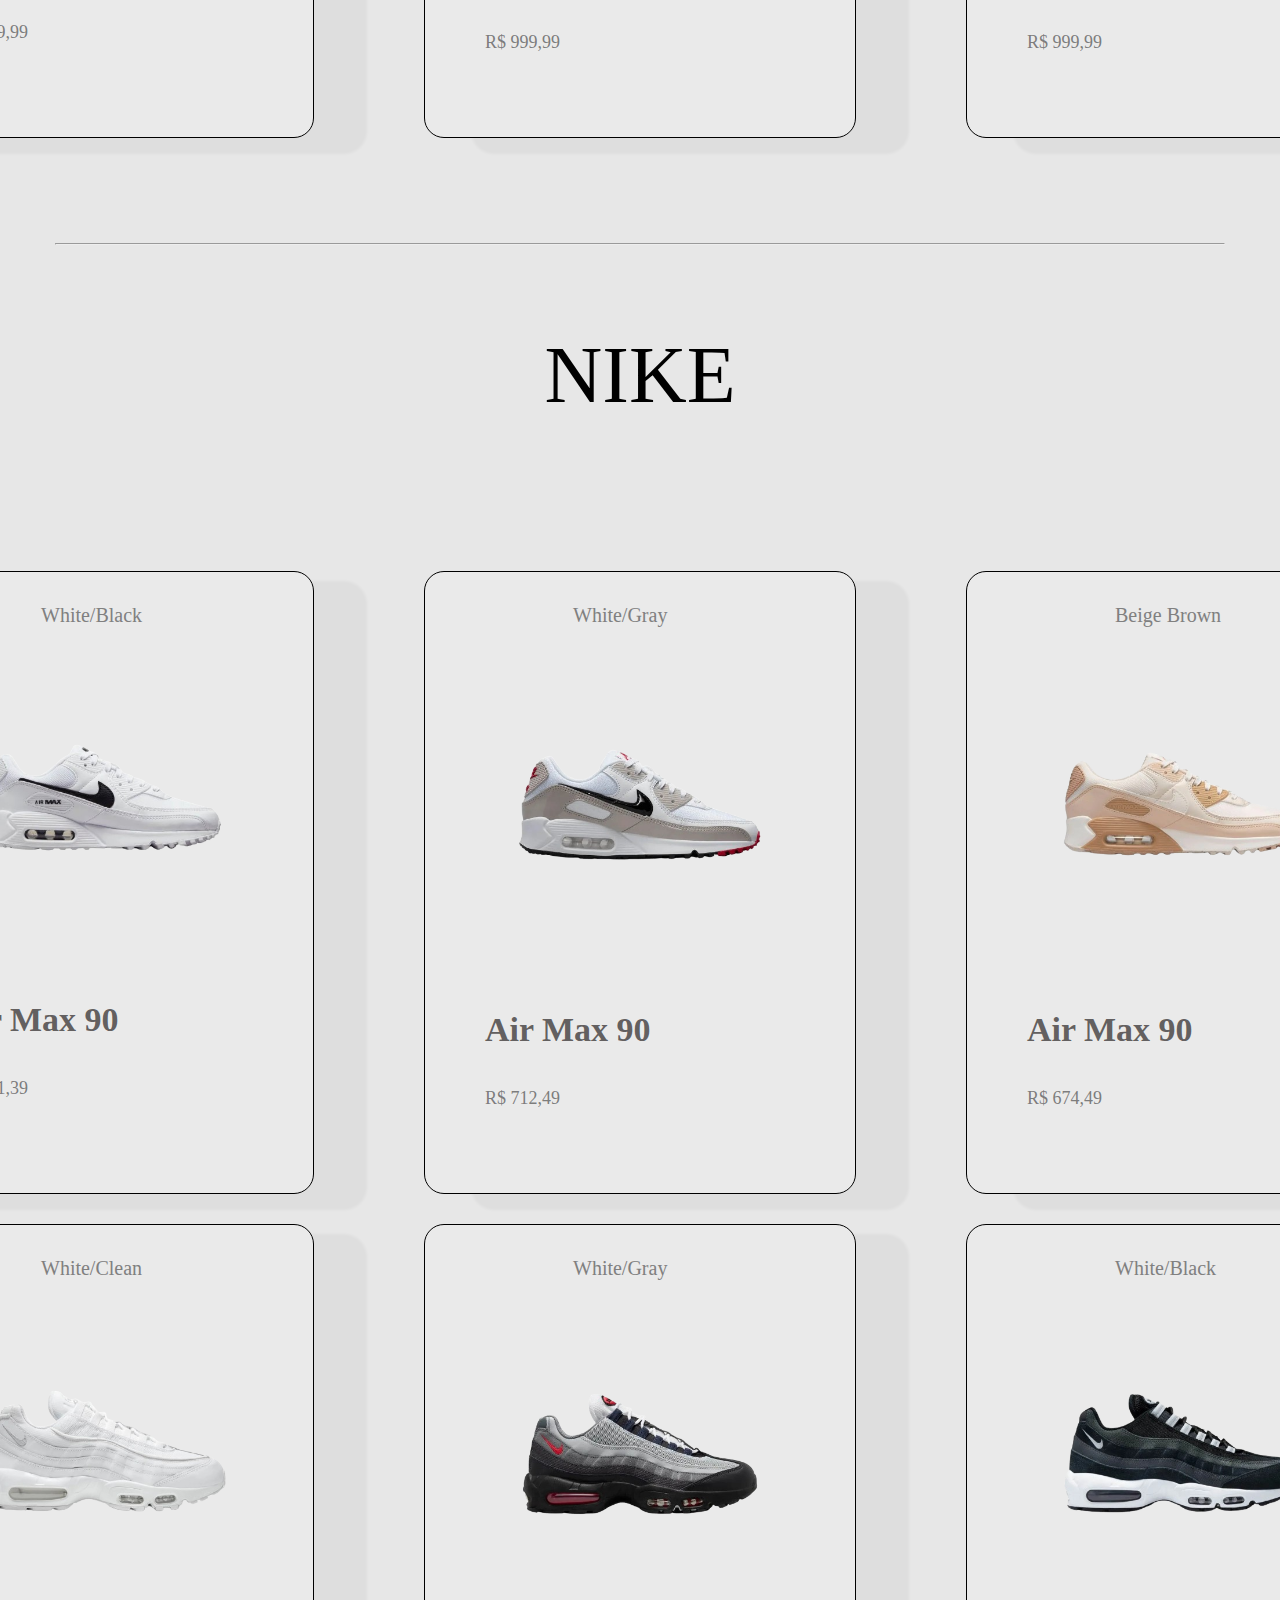
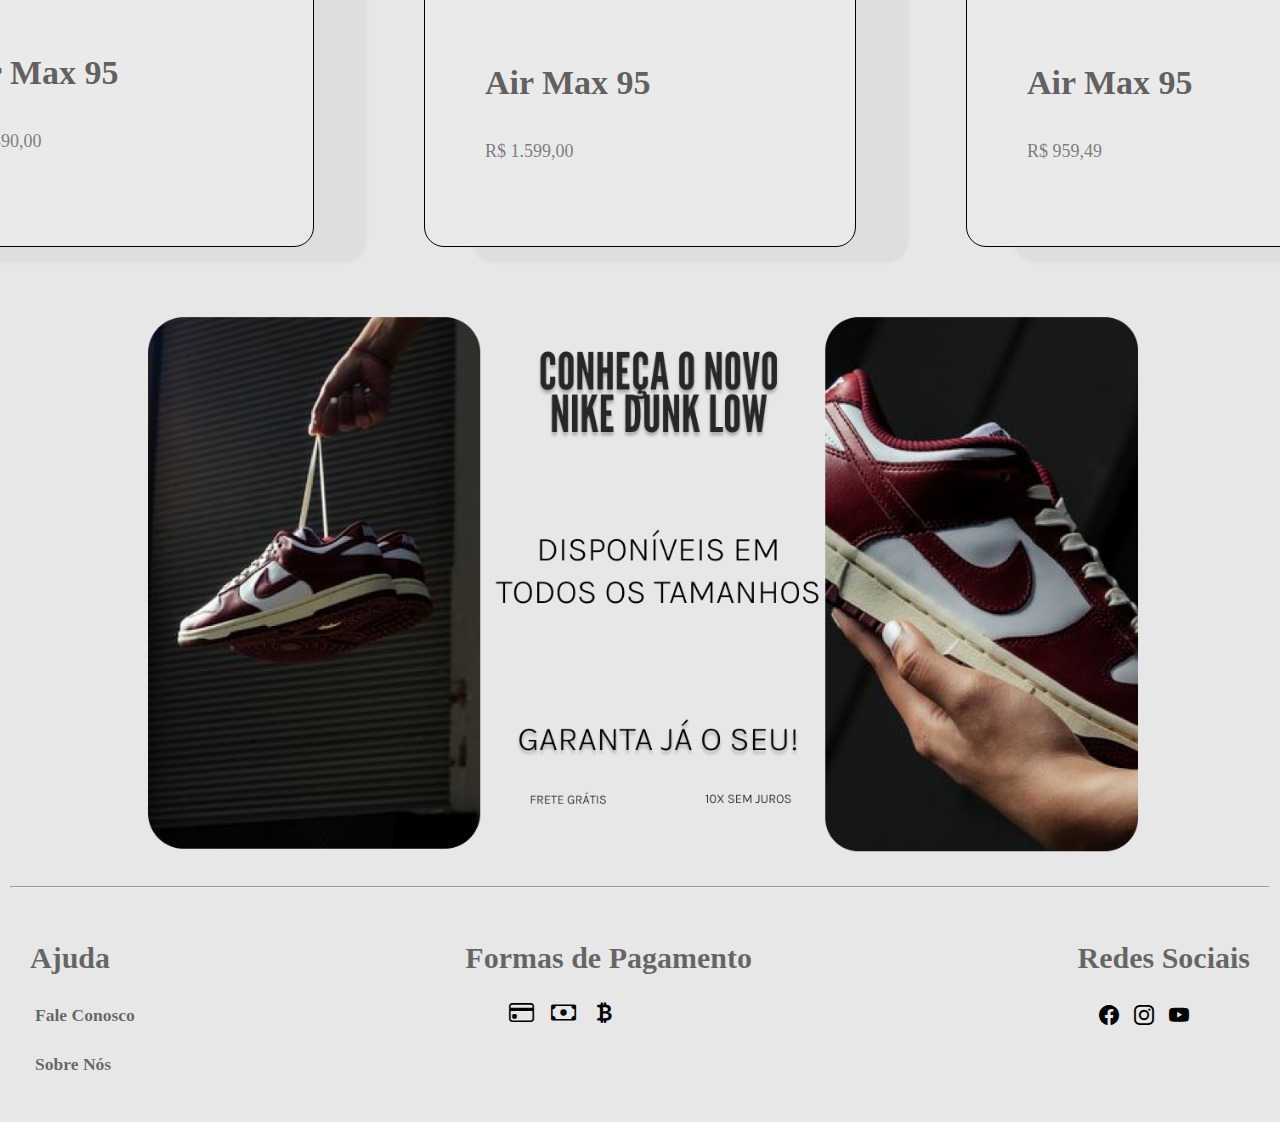
<file: produtos.html>
<!DOCTYPE html>
<html lang="pt-br">
  <head>
    <meta charset="UTF-8" />
    <meta name="viewport" content="width=device-width, initial-scale=1.0" />
    <title>RN - Calçados</title>
    <link rel="stylesheet" type="text/css" href="./styles/styles.css" />
    <link
      href="https://cdn.jsdelivr.net/npm/bootstrap-icons@1.7.2/font/bootstrap-icons.css"
      rel="stylesheet"
    />
    <link rel="preconnect" href="https://fonts.googleapis.com" />
    <link rel="preconnect" href="https://fonts.gstatic.com" crossorigin />
    <link
      href="https://fonts.googleapis.com/css2?family=Kantumruy+Pro:ital,wght@0,100..700;1,100..700&display=swap"
      rel="stylesheet"
    />
  </head>
  <body>
    <!-- Icones do lado esquerdo superior da página -->
    <header class="header-initial" id="header-top">
      <div class="header-top-icons">
        <i class="bi bi-whatsapp"></i>
        <i class="bi bi-instagram"></i>
        <i class="bi bi-twitter"></i>
        <i class="bi bi-youtube"></i>
      </div>
      <!-- Banner da logo no centro superior da página -->
      <div class="header-logo">
        <img src="images/Rectangle 5.png" width="120" height="120" alt="Logo" />
      </div>
      <!-- Icones do lado direito superior da página -->
      <div class="header-top-icons">
        <a href="index.html" class="bi bi-search"></a>
        <a href="carrinho.html" class="bi bi-cart"></a>
      </div>
    </header>
    <!-- Linha que ocupa a página inteira na horizontal -->
    <hr class="header" />
      <!-- Navegação da página -->
      <nav class="Navbar">
        <ul>
          <li><a href="produtos.html">NIKE</a></li>
          <li><a href="produtos.html">NEW BALANCE</a></li>
          <li><a href="contatenos.html">FALE CONOSCO</a></li>
          <li><a href="sobrenos.html">SOBRE NÓS</a></li>
        </ul>
      </nav>
    <!-- Imagem da fonte new balance -->
    <div class="inicio">
      <div class="marca-newbalance">
        <img src="images/Group 3.png" alt="new-balance" />
      </div>
      <div class="marca-nike">
        <p>NIKE</p>
      </div>
    </div>
    <section class="main-products">
      <div class="container">
        <div class="product-container">
          <div class="product-card">
            <div>
              <h2 class="product-card-reference" title="Tênis">White/Black</h2>
              <a href="produto.html"><img src="images/airmax-branco.png"></a>
            </div>
            <div>
              <h3 class="product-card-price">Air Max 90</h3>
              <h4 class="product-card-installrent">R$ 581,39</h4>
            </div>
          </div>
          <div class="product-card">
            <div>
              <h2 class="product-card-reference" title="Tênis">White/Gray</h2>
              <div>
                <a href="produto.html"><img src="images/airmax90-branco-cinza.png"></a>
              </div>
            </div>
            <div>
              <h3 class="product-card-price">Air Max 90</h3>
              <h4 class="product-card-installrent">R$ 712,49</h4>
            </div>
          </div>
          <div class="product-card">
            <div>
              <h2 class="product-card-reference" title="Tênis">Beige Brown</h2>
              <div>
                <a href="produto.html"><img src="images/airmax90-bege.png"></a>
              </div>
            </div>
            <div>
              <h3 class="product-card-price">Air Max 90</h3>
              <h4 class="product-card-installrent">R$ 674,49</h4>
            </div>
          </div>
        </div>
      </div>
    </section>
    <section class="main-products">
      <div class="container">
        <div class="product-container">
          <div class="product-card">
            <div>
              <h2 class="product-card-reference" title="Tênis">
                White/Crimson
              </h2>
              <a href="produto.html"><img src="images/branco-vermelho650.png"></a>
            </div>
            <div>
              <h3 class="product-card-price">New Balance 650</h3>
              <h4 class="product-card-installrent">R$ 999,99</h4>
            </div>
          </div>
          <div class="product-card">
            <div>
              <h2 class="product-card-reference" title="Tênis">White/Purple</h2>
              <div>
                <a href="produto.html"><img src="images/roxo650.png"></a>
              </div>
            </div>
            <div>
              <h3 class="product-card-price">New Balance 650</h3>
              <h4 class="product-card-installrent">R$ 999,99</h4>
            </div>
          </div>
          <div class="product-card">
            <div>
              <h2 class="product-card-reference" title="Tênis">White/Black</h2>
              <div>
                <a href="produto.html"><img src="images/preto650.png"></a>
              </div>
            </div>
            <div>
              <h3 class="product-card-price">New Balance 650</h3>
              <h4 class="product-card-installrent">R$ 999,99</h4>
            </div>
          </div>
        </div>
      </div>
    </section>
    <footer class="nike">
      <hr class="header-center" />
      <p>NIKE</p>
    </footer>
    <section class="main-products">
      <div class="container">
        <div class="product-container">
          <div class="product-card">
            <div>
              <h2 class="product-card-reference" title="Tênis">White/Black</h2>
              <a href="produto.html"><img src="images/airmax-branco.png"></a>
            </div>
            <div>
              <h3 class="product-card-price">Air Max 90</h3>
              <h4 class="product-card-installrent">R$ 581,39</h4>
            </div>
          </div>
          <div class="product-card">
            <div>
              <h2 class="product-card-reference" title="Tênis">White/Gray</h2>
              <div>
                <a href="produto.html"><img src="images/airmax90-branco-cinza.png"></a>
              </div>
            </div>
            <div>
              <h3 class="product-card-price">Air Max 90</h3>
              <h4 class="product-card-installrent">R$ 712,49</h4>
            </div>
          </div>
          <div class="product-card">
            <div>
              <h2 class="product-card-reference" title="Tênis">Beige Brown</h2>
              <div>
                <a href="produto.html"><img src="images/airmax90-bege.png"></a>
              </div>
            </div>
            <div>
              <h3 class="product-card-price">Air Max 90</h3>
              <h4 class="product-card-installrent">R$ 674,49</h4>
            </div>
          </div>
        </div>
      </div>
    </section>
    <section class="main-products">
      <div class="container">
        <div class="product-container">
          <div class="product-card">
            <div>
              <h2 class="product-card-reference" title="Tênis">White/Clean</h2>
              <a href="produto.html"><img src="images/airmax95-branco.png"></a>
            </div>
            <div>
              <h3 class="product-card-price">Air Max 95</h3>
              <h4 class="product-card-installrent">R$ 1.390,00</h4>
            </div>
          </div>
          <div class="product-card">
            <div>
              <h2 class="product-card-reference" title="Tênis">White/Gray</h2>

              <div>
                <a href="produto.html"><img src="images/airmax95-cinza.png"></a>
              </div>
            </div>
            <div>
              <h3 class="product-card-price">Air Max 95</h3>
              <h4 class="product-card-installrent">R$ 1.599,00</h4>
            </div>
          </div>
          <div class="product-card">
            <div>
              <h2 class="product-card-reference" title="Tênis">White/Black</h2>

              <div>
                <a href="produto.html"><img src="images/airmax95-preto.png"></a>
              </div>
            </div>
            <div>
              <h3 class="product-card-price">Air Max 95</h3>
              <h4 class="product-card-installrent">R$ 959,49</h4>
            </div>
          </div>
        </div>
      </div>
      <div id="header-banner" class="container">
        <img src="images/Banner_Dunk.png" alt="Banner-de-promoção" />
      </div>
      <hr class="header" />
      <footer>
        <div class="baseboard">
          <!-- Informações de ajuda da página -->
          <div class="info-help">
            <h1>Ajuda</h1>
            <h3><a href="contatenos.html">Fale Conosco</a></h3>
            <h3><a href="sobrenos.html">Sobre Nós</a></h3>
          </div>
          <!-- Título de pagamento da página -->
          <div class="title-pagamento">
            <!-- Informações de pagamento; icons de pagamento -->
            <h1>Formas de Pagamento</h1>
            <div class="icons-pagamento">
              <i class="bi bi-credit-card"></i>
              <i class="bi bi-cash"></i>
              <i class="bi bi-currency-bitcoin"></i>
            </div>
          </div>
          <!--Título das redes sociais -->
          <div class="title-redes-sociais">
            <!-- Infos das redes sociais; icons das redes sociais -->
            <h1>Redes Sociais</h1>
            <div class="icons-redes-sociais">
              <i class="bi bi-facebook"></i>
              <i class="bi bi-instagram"></i>
              <i class="bi bi-youtube"></i>
            </div>
          </div>
        </div>
      </footer>
    </section>
  </body>
</html>
</file>
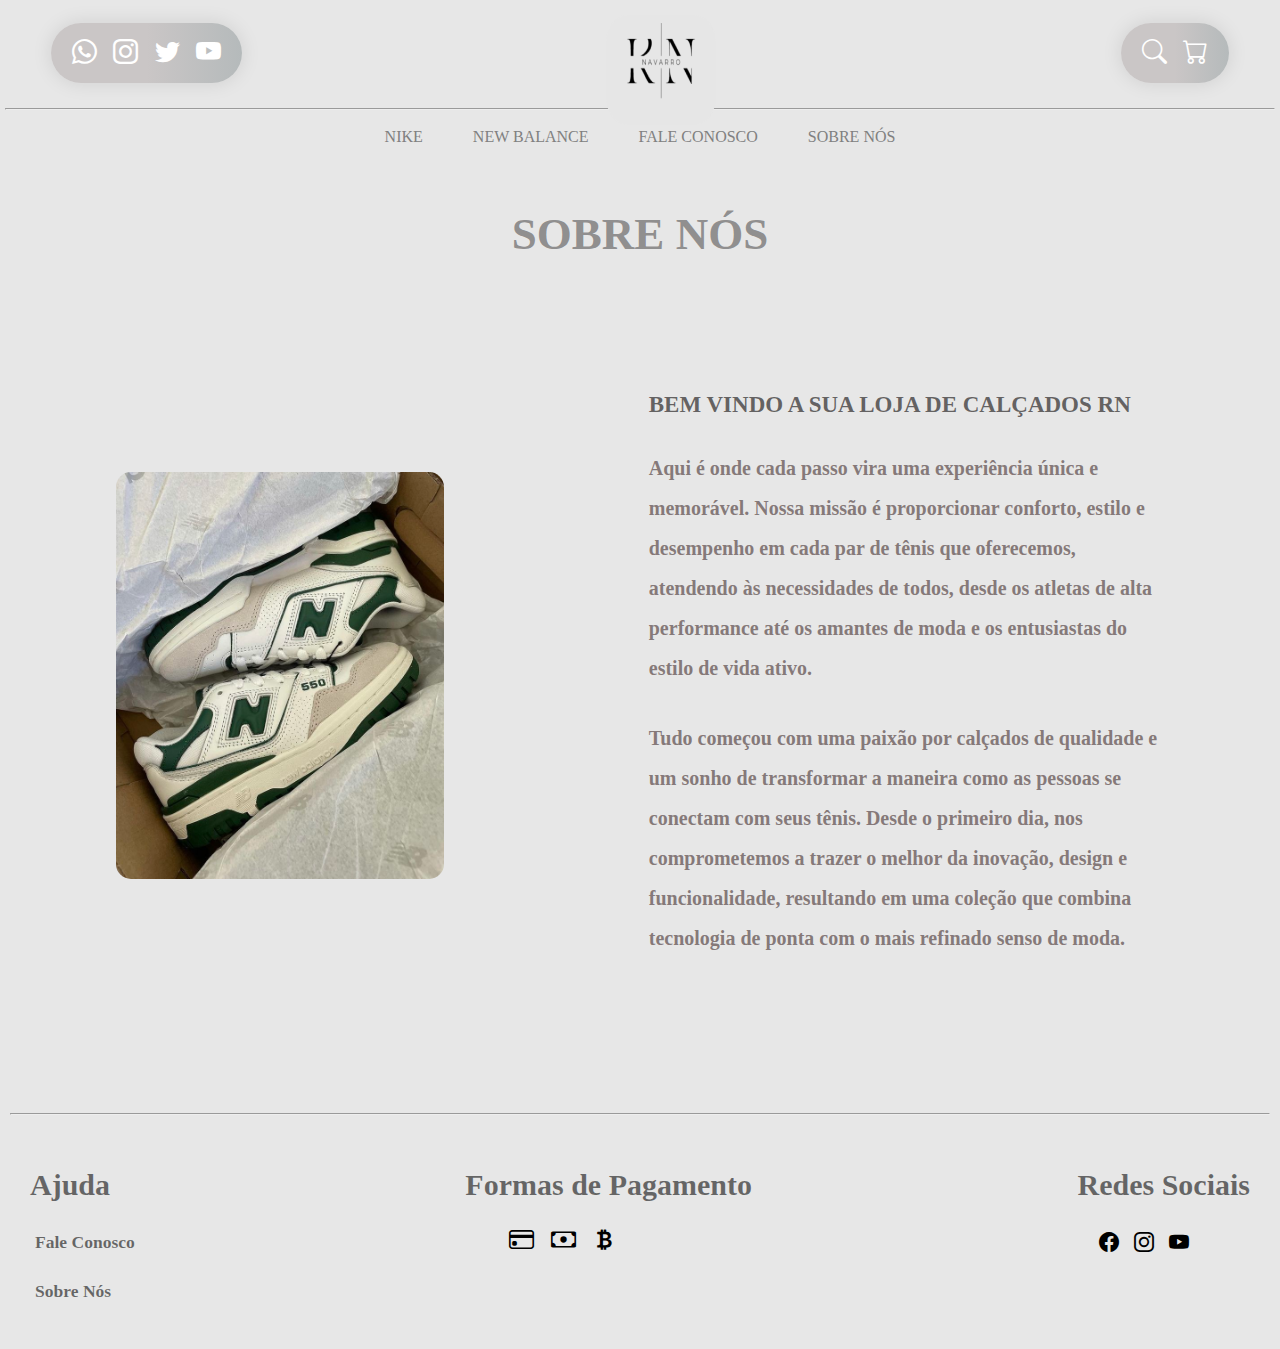
<file: sobrenos.html>
<!DOCTYPE html>
<html lang="pt-br">
  <head>
    <meta charset="UTF-8" />
    <meta name="viewport" content="width=device-width, initial-scale=1.0" />
    <title>RN - Calçados</title>

    <link rel="stylesheet" type="text/css" href="./styles/styles.css" />
    <link
      href="https://cdn.jsdelivr.net/npm/bootstrap-icons@1.7.2/font/bootstrap-icons.css"
      rel="stylesheet"
    />
    <link rel="preconnect" href="https://fonts.googleapis.com" />
    <link rel="preconnect" href="https://fonts.gstatic.com" crossorigin />
    <link
      href="https://fonts.googleapis.com/css2?family=Kantumruy+Pro:ital,wght@0,100..700;1,100..700&display=swap"
      rel="stylesheet"
    />
  </head>
  <body>
    <!-- Icones do lado esquerdo superior da página -->
    <header class="header-initial" id="header-top">
      <div class="header-top-icons">
        <i class="bi bi-whatsapp"></i>
        <i class="bi bi-instagram"></i>
        <i class="bi bi-twitter"></i>
        <i class="bi bi-youtube"></i>
      </div>
      <!-- Banner da logo no centro superior da página -->
      <div class="header-logo">
        <img src="images/Rectangle 5.png" width="120" height="120" alt="Logo" />
      </div>
      <!-- Icones do lado direito superior da página -->
      <div class="header-top-icons">
        <a href="index.html" class="bi bi-search"></a>
        <a href="carrinho.html" class="bi bi-cart"></a>
      </div>
    </header>

    <hr class="header" />
      <!-- Navegação da página -->
      <nav class="Navbar">
        <ul>
          <li><a href="produtos.html">NIKE</a></li>
          <li><a href="produtos.html">NEW BALANCE</a></li>
          <li><a href="contatenos.html">FALE CONOSCO</a></li>
          <li><a href="sobrenos.html">SOBRE NÓS</a></li>
        </ul>
      </nav>

    <main id="history-page">
      <div class="sobre-nos">
        <h2>SOBRE NÓS</h2>
      </div>
      <div class="image-sobrenos">
        <img src="images/white-greem.jpg" alt="" />
        <div class="text-about">
          <h2>BEM VINDO A SUA LOJA DE CALÇADOS RN</h2>
          <h3>
            Aqui é onde cada passo vira uma experiência única e memorável. Nossa
            missão é proporcionar conforto, estilo e desempenho em cada par de
            tênis que oferecemos, atendendo às necessidades de todos, desde os
            atletas de alta performance até os amantes de moda e os entusiastas
            do estilo de vida ativo.
          </h3>
          <h3>
            Tudo começou com uma paixão por calçados de qualidade e um sonho de
            transformar a maneira como as pessoas se conectam com seus tênis.
            Desde o primeiro dia, nos comprometemos a trazer o melhor da
            inovação, design e funcionalidade, resultando em uma coleção que
            combina tecnologia de ponta com o mais refinado senso de moda.
          </h3>
        </div>
      </div>
    </main>

    <!-- Rodapé da página -->
    <section>
      <hr class="header-end" />
      <footer>
        <div class="baseboard">
          <!-- Informações de ajuda da página -->
          <div class="info-help">
            <h1>Ajuda</h1>
            <h3><a href="contatenos.html">Fale Conosco</a></h3>
            <h3><a href="sobrenos.html">Sobre Nós</a></h3>
          </div>
          <!-- Título de pagamento da página -->
          <div class="title-pagamento">
            <!-- Informações de pagamento; icons de pagamento -->
            <h1>Formas de Pagamento</h1>
            <div class="icons-pagamento">
              <i class="bi bi-credit-card"></i>
              <i class="bi bi-cash"></i>
              <i class="bi bi-currency-bitcoin"></i>
            </div>
          </div>
          <!--Título das redes sociais -->
          <div class="title-redes-sociais">
            <!-- Infos das redes sociais; icons das redes sociais -->
            <h1>Redes Sociais</h1>
            <div class="icons-redes-sociais">
              <i class="bi bi-facebook"></i>
              <i class="bi bi-instagram"></i>
              <i class="bi bi-youtube"></i>
            </div>
          </div>
        </div>
      </footer>
    </section>
  </body>
</html>
</file>
<file: styles/styles.css>
/* CSS RESET */
* {
    padding: 5px;
    box-sizing: border-box;
    border-radius: 20px;

}

/* Configurações gerais do site */
body{ 
    font-family: "Kantumruy", serif  
}


/* Envolver e agrupar os elementos do html */
.container {
    max-width: 1140px;
    margin: 0 auto;
}



/* Cabeçalho da página com o alinhamento de divisões */
#header-top {
    padding: 0px 30px;
    display: flex;
    justify-content: space-between;
    align-items: center;

}


#header-top .header-logo {
    width: 170px;
    height: 95px;
  }

/* Logo central da página RN */
#header-top .header-logo img{
    width: 120px;
}

/* Configurações da header */
.header-top-icons{
    padding: 10px;
    font-size: 25px;
    padding: 0 100px;
    justify-content: space-between;
    padding: 1rem;
    margin: 1rem;
    border-radius: 10rem;
    border: none;
    background: linear-gradient(90deg, #cac6c6 50%, #b5babb 100%);
    box-shadow: 0px 0px 20px rgba(0, 0, 0, 0.1);
    color: #ffffff;
    text-transform: uppercase;
    transition: all 50ms ease-out;
   }
.header-top-icons:hover{
    color: rgb(0, 0, 0);
    -webkit-transform: scale(1.1);
    transform: scale(1.1);
}

.header-top-icons a {
    color: inherit; 
    text-decoration: none; 
}

.header-top-icons a:hover {
    color: desiredHoverColor; 
}


/* Alinhamento do banner de promoção no centro da sala */
#header-banner {
    width: 1005px;
}

/* Declara o tamanho do banner de promoção */
#header-banner img {
    width: 1000px;
}
.header-banner-newbalance{
    width: 100%;
    padding: 0;
}


.header-initial{
    padding: 0px;
    margin: 0px;
    color: black;
    display: flex;
    justify-content: center;
    color: rgb(10, 10, 10);
    font-size: 20px; 

}
/* Fonte do New Balance no centro do site */
.new-balance{
    margin: 0px;
    text-align: center;
    box-sizing: border-box;
    color: rgb(0, 0, 0);
    


}
/* Fonte da Nike no centro do site */
.nike{
    padding: 50px;
    text-align: center;
    box-sizing: border-box;
    color: black;
    font-size: 80px;
    font-weight: 500;
}

/* Dimensionamentos do corpo do html */
body{
    padding: 0;
    margin: 0;
    box-sizing: border-box;
    background-color: rgba(223, 223, 223, 0.76);
}

/* Linha que traça a página na horizontal no ínicio */
.header{
    width: 100%;
    padding: 0px;
    color: rgb(12, 12, 12);
}

/* Linha que traça a página na horizontal no centro*/
.header-center{
    width: 100%;
    padding: 0px;
    color: rgb(12, 12, 12);
}

/* Linha que traça a página na horizontal no final*/
.header-end{
    width: 100%;
    padding: 0px;
    color: rgb(12, 12, 12);
    margin-top: 110px;
}

/* Divisão do container */
#main-content .main-products div.container {
    display: flex;
    justify-content: space-between;
    align-items: center;
    flex-wrap: wrap;
}

/* Dimensionamentos do product-card */
.product-card {
    padding: 50px;
    height: auto;
    width: auto;
    margin-left: 110px;
    background-color: rgb(247 247 247 / 23%);
    padding-top: inherit;
    border: 1px solid rgb(0 0 0);
    box-shadow: 50px 13px 3px 3px rgba(20, 20, 20, 0.04);

}
/* Dimensionamento da imagem do product card */
.product-card :hover img{
    -webkit-transform: scale(1.1);
    transform: scale(1.1);
    background: linear-gradient(90deg, #dbd7d7 50%, #d7dcdd 100%);
    box-shadow: 0px 0px 20px rgba(0, 0, 0, 0.1);
    color: #ffffff;
    text-transform: uppercase;
    transition: all 50ms ease-out;
}


.product-card img {
    height: auto;
    width: 100px;
}

.product-container {
    display: flex;
    justify-content: center;
    margin-right: 100px;
}
.product-container img{
    width: 300px;
    height: auto;
}

.product-card-btn {
    width: 100%;
    padding: 5px 0px;
    background-color: #e5e5e5;
    border-radius: 15px;
    color: #0e0d0d;
}
.product-card-btn-2 {
    width: 100%;
    padding: 5px 0px;
    background-color: #e5e5e5;
    border-radius: 15px;
    color: #0e0d0d;
}

/* Dimensionamento do texto principal */
.main-text {
    font-size: 400px;
    font-weight: 900;
}

.product-card-title {
    font-size: 20px;
    font-weight: 400;
}

.product-card-reference {
    font-size: 20px;
    font-weight: 300;
    color: gray;
    margin-left: 88px;
}

.product-card-price {
    font-size: 34px;
    font-weight: 700;
    padding-bottom: 0px;
    color: #363232c4;

}

.product-card-installrent{
    font-size: 18px;
    padding-bottom: inherit;
    font-weight: 200;
    color: #595959c4;
}

/* Configurações do rodapé da página */
.baseboard{
    padding-top: 10px;
    display: flex;
    justify-content: space-between;
    color: rgba(0, 0, 0, 0.56);
}

/* Personalização das palavras do info help */
.info-help{
    font-size: 15px;
}


/* Confuguração para tirar a cor */
.info-help h3 a {
    color: inherit; 
    text-decoration: none; 
}

.info-help h3 a:hover {
    text-decoration: underline; 
}


/* Dimensionamento dos icons da página */
.icons-pagamento{
    padding: 10px;
    font-size: 25px;
    padding: 0 44px;
    color: black;
    
}

.icons-pagamento :hover{
    color: black;
}


.icons-redes-sociais{
    margin-left: 17px;
    font-size: 20px;
    color: black;

}

/* Titulo do final da página */
.title-pagamento{
    font-size: 15px; 
}

.title-redes-sociais{
    font-size: 15px;
}

.inicio{
    display: flex;
    align-items: center;
    margin-left: 167px;
    padding-top: 30px;
}

/* Configurações do visual das marcas */
.marca-newbalance img{
    width: 25%;
    margin-left: 462px;
    border: 1px solid rgb(0 0 0);
    box-shadow: 30px 18px 3px 3px rgba(20, 20, 20, 0.04);
}


.marca-nike{
    font-size: 50px;
    font-weight: 500;
    margin-right: 10px;
    padding-bottom: 30px;
    border: 1px solid rgb(0 0 0);
    box-shadow: 30px 18px 3px 3px rgba(20, 20, 20, 0.04);
}

.header-centro{
    padding: 0;
    margin-top: 20px;
}


/* Página de produtos */

.product-title {
    padding-top: 50px;
    padding-bottom: 30px;
}

#produto .product-title h2 {
    font-family: "inter";
    font-size: 50px;
    font-weight: 700;
    display: flex;
    justify-content: center;

}

#produto .product-title h6 {
    font-family: "inter";
    font-size: 14px;
    font-weight: 400;
    padding-bottom: 5px
}

#produto .product-container {
    display: flex;
    justify-content: space-between;
    align-items: start;
    column-gap: 16px;
    padding-bottom: 100px;
}

/* Produtos da coluna 1 */
#produto .col-1{
    width: 70%;
}
/* Produtos da coluna 2 */
#produto .col-2{
    width: 30%;
    padding-top: 5px;
}

.col-2{
    padding: 45px 10px;
}

/* Configurações e dimensionamentos da área do produto */
#produto .grid-images {
    display: flex;
    align-items: center;
    box-shadow: 5px 5px 5px 5px rgba(0, 0, 0, 0.04);
}


.grid-images .carrousel {
    width: 20%;
    display: flex;
    flex-direction: column;
}

#produto .thumb{
    width: 125px;
}

#produto .thumb img{
    width: 100%;
    object-fit: contain;
}

#produto .main-image-container{
    width: 100%;
}

#produto .main-image-container img{
    width: 100%;
    object-fit: contain;
}


.product-description p {
    padding-top: 30px;
    font-weight: 400;
    font-size: 16px;
}

/* Configurações e dimensionamentos da área de price */
.price-container{
    border-radius: 10px;
    padding: 10px 10px;
    background-color: rgb(247 247 247 / 23%);
    padding-top: inherit;
    border: 1px solid rgb(0 0 0);
    box-shadow: 50px 13px 3px 3px rgba(20, 20, 20, 0.04);
}

.price-container h3{
    font-size: 24px;
    font-weight: 700;
    padding-bottom: 5px;
}


.price-container input{
    width: 50px;
    padding:10px;
    border-radius: 10px;
    border: 1px solid rgb(214, 214, 214);
    margin: 10px 0px;
}

/* Formação do container */
.frete-container{
    border-radius: 10px;
    padding: 15px 15px;
    margin-top: 50px;
    background-color: rgb(247 247 247 / 23%);
    padding-top: inherit;
    border: 1px solid rgb(0 0 0);
    box-shadow: 50px 13px 3px 3px rgba(20, 20, 20, 0.04);
}
/* carrinho de compras */
#carrinho .carrinho-grid,
#checkout .checkout-grid {
    display: grid;
    grid-template-columns: 2fr 1fr;
    column-gap: 16px;
    padding-bottom: 100px;

}

/* Criação de uma lista */
ul{
    list-style: none;
}

/* Configurações e dimensionamento */
.cart-item{
    display: flex;
    justify-content: space-between;
    border: 1px solid rgb(228, 228, 228);
    border-radius: 15px;
    padding: 10px 20px;
    column-gap: 16px;
    align-items: center;
    margin-bottom: 15px;
}

.cart-img-container{
    width: 100px;
    height: 180px;
}

.cart-img-container img{
    width: 250%;
    object-fit: contain;
}

.cart-item-info {
    flex-basis: 180px;
}


.cart-item-info p{
    padding-bottom: 5px;
}

.cart-item-info h2{
    font-size: 20px;
    color: #363232c4;
}

.cart-item-info input{
    width: 50px;
    padding:5px;
    border-radius: 10px;
    border: 1px solid rgb(218, 206, 206);
    margin: 10px 0px;
    text-align: center;
    margin-right: 15px;
}


/* Dimensionamento do grid que divide a página */
.grid-1{
    border: 1px solid ;
    padding: 16px;
}

.grid-2 {
    padding: initial;
}

/* Dimensionamento da área total */
.total-container{
    border: 1px solid #000;
    padding: 5px;
    border-radius: 10px;
    margin-bottom: 16px;
}

.total-info{
    display: flex;
    justify-content: space-between;
    align-items: center;

}

.total-info h2{
    font-size: 20px;
    padding-bottom: 5px;
     color: #363232c4;
}


/* Àrea do formulário */
.campo_formulario {
    display: flex;
    flex-direction: column;
    padding-bottom: 10px;
  }

/* Todas configurações da área do formulario */
.campo_formulario.row-1 {
flex-direction: row;
justify-content: space-between;
column-gap: 16px;
}

.campo_formulario .col-1, .campo_formulario .col-2, .campo_formulario .col-3 {
padding:0
}

.campo_formulario .col-1, .campo_formulario .col-2, .campo_formulario .col-3 {
display: flex;
flex-direction: column;
width: 100%;
}


.campo_formulario label{
font-size: 14px;
padding-bottom: 5px;
color: #363232c4;
}

.campo_formulario input, select{
    margin-top: 5px;
    padding: 10px;
    font-size: 16px;
    border: 1px solid #ccc;
    border-radius: 5px;
    background-color: transparent;
    color: #000;
}


.font-initial{
    font-family: "inter";
    font-size: 35px;
    font-weight: 500;
    display: flex;
    justify-content: center;
    color: #363232c4;
}

.sobre-nos {
    text-align: center;
    font-size: 30px;
    margin-bottom: 50px;
    font-weight: bold;
    color: #747272c4;
}
.image-sobrenos {
    display: flex;
    align-items: center;
    justify-content: center;
}
.image-sobrenos img {
    margin-right: 120px;
    width: 27%; 
    height: auto;
}
.text-about {
    max-width: 600px;
}


.text-about h2{
    font-size: 23px;
    font-weight: bold;
    color: #312e2eba;
    margin-left: 70px;

}
.text-about h3 {
    font-size: 20px;
    font-weight: bold;
    line-height: 2;
    margin-left: 70px;
    color: #604f4fba;
}



/* Dimensionamento e configurações da página de contate nos */
#contact-page {
    padding: 20px;
}

.contate-nos {
    text-align: center;
    font-size: 30px;
    margin-bottom: 50px;
    font-weight: bold;
    color: #747272c4;
}

/* Estilo para o formulário e informações de contato */
.contact-form-container {
    display: flex;
    justify-content: space-between;
    align-items: flex-start;
    margin: 20px 0;
}

.contact-form {
    display: flex;
    align-items: center;
    justify-content: space-evenly;
}

.contact-form img {
    margin-right: 20px;
    width: 300px; 
    height: auto;
}

/* Configuração da área de perguntas */
form h2{
    padding-bottom:15px
}

.form-container {
    max-width: 600px; 
}

.form-container form {
    display: flex;
    flex-direction: column;
}

.form-container label {
    margin-top: 10px;
    font-weight: bold;
}

.form-container input,
.form-container textarea {
    margin-top: 5px;
    padding: 10px;
    font-size: 16px;
    border: 1px solid #ccc;
    border-radius: 5px;
    background-color: transparent;
    color: #000;
}

.form-container button {
    margin-top: 20px;
    padding: 10px;
    font-size: 16px;
    border: none;
    border-radius: 5px;
    background-color: #9f9f9fba;
    color: white;
    cursor: pointer;
}

.form-container button:hover {
    background-color: black;
}

/* Dimensionamento dos textos de contato da página */
.contact-page h2{
    font-size: 23px;
    font-weight: bold;
    color: #312e2eba;
}

.contact-info h1{
    font-size: 30px;
    font-weight: bold;
    color: #312e2eba;

}
.contact-info h3{
    font-size: 17px;
    font-weight: bold;
    line-height: 2;
    margin-right: 70px;
    color: #604f4fba;
}

/* Estilização da área de navegação */
.Navbar ul {
    display: flex;
    justify-content: center;
    list-style: none; 
    padding: 0;
    margin: 0;
}
  
.Navbar ul li {
    margin: 0 10px; 
}

.Navbar a {
    font-family: "inter";
    text-decoration: none;
    color: gray;
    padding: 10px;
    font-size: 16px;
    border-radius: 5px;
    background-color: transparent;
    transition: background-color 0.3s ease;
}

.Navbar a:hover {
    background-color: lightgray; 
}
</file>
